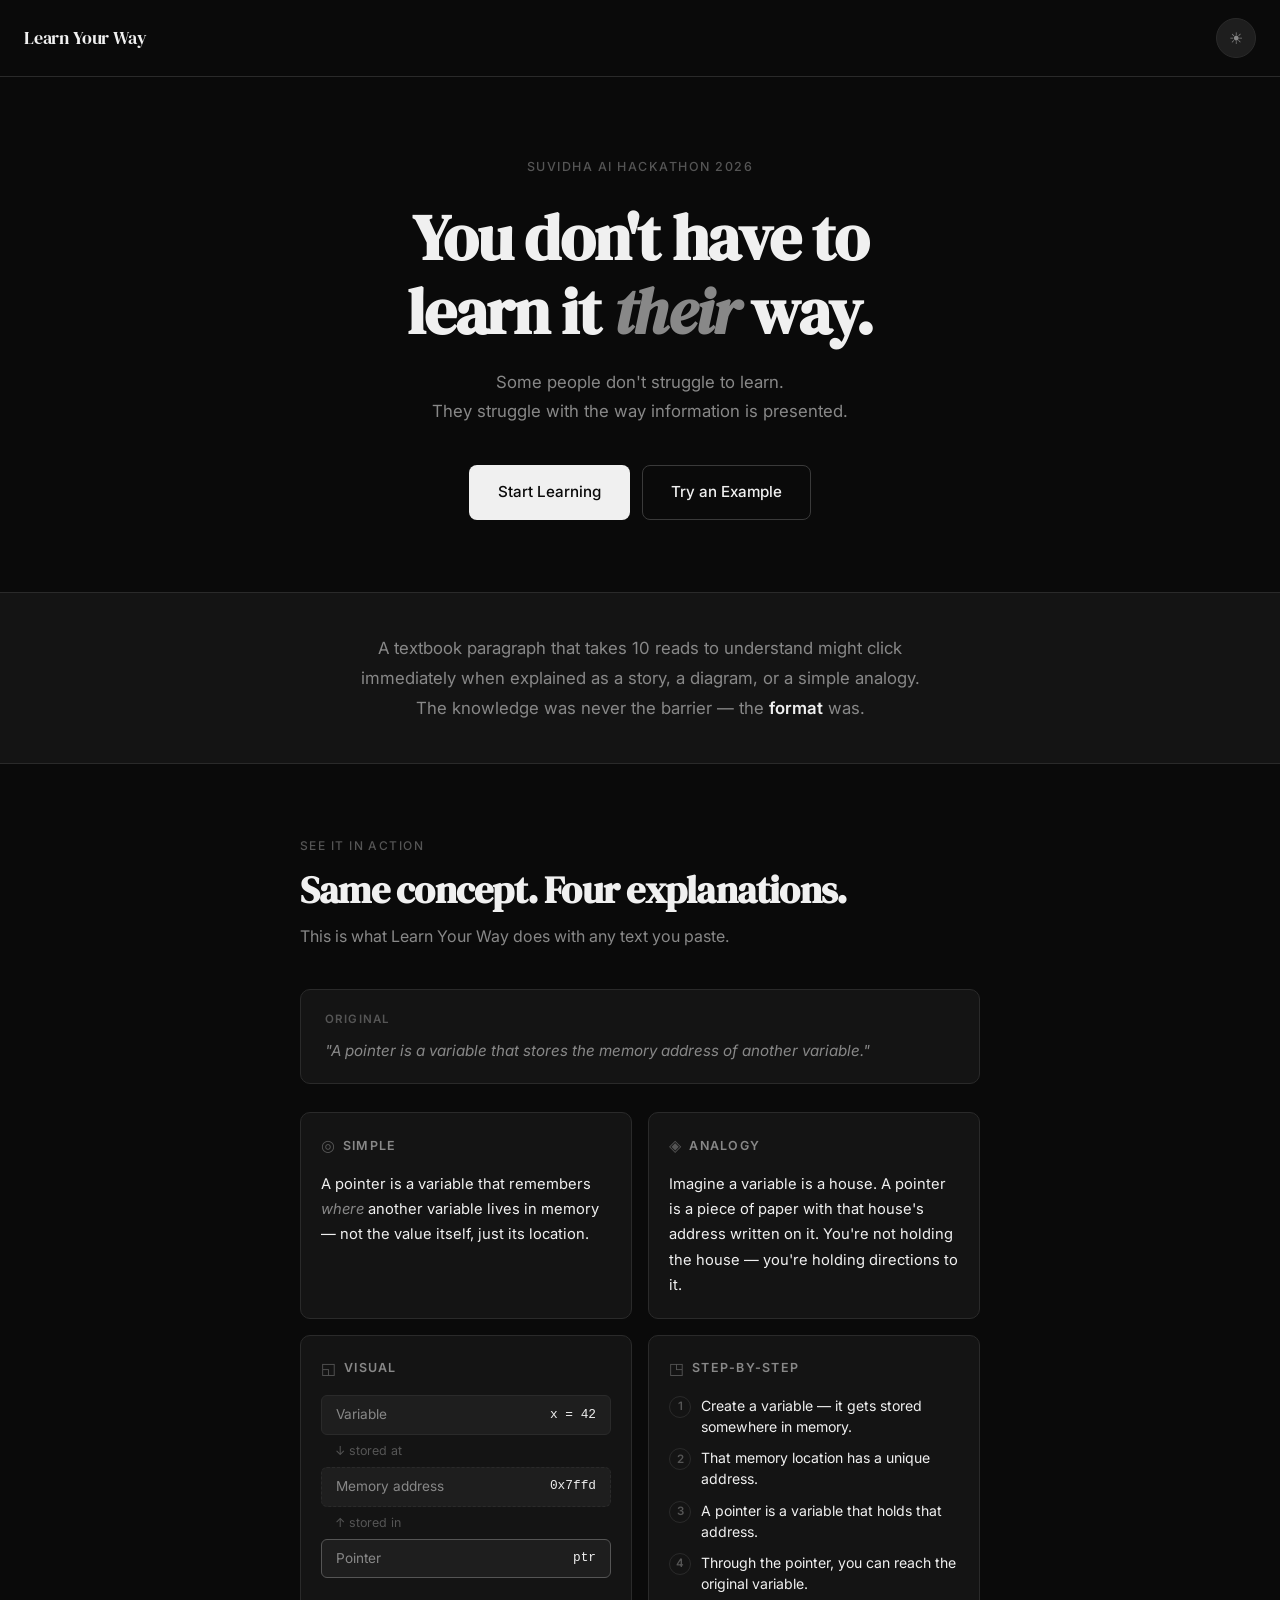
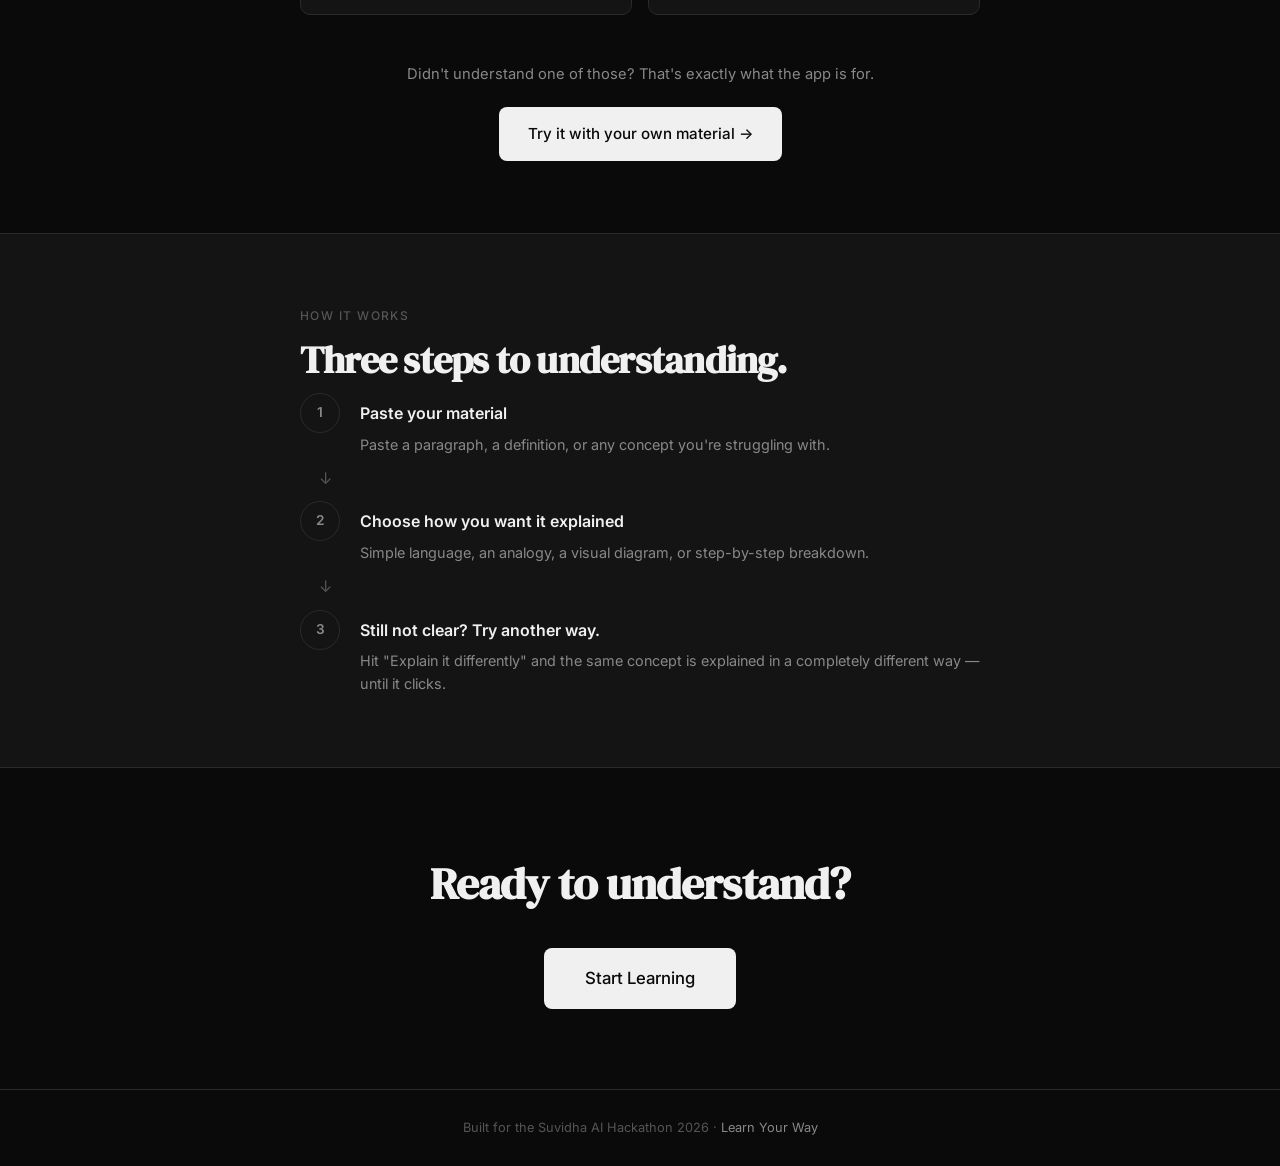
<file: index.html>
<!DOCTYPE html>
<html lang="en" data-theme="dark">
<head>
  <meta charset="UTF-8" />
  <meta name="viewport" content="width=device-width, initial-scale=1.0" />
  <title>Learn Your Way</title>
  <link rel="preconnect" href="https://fonts.googleapis.com" />
  <link rel="preconnect" href="https://fonts.gstatic.com" crossorigin />
  <link href="https://fonts.googleapis.com/css2?family=DM+Serif+Display:ital@0;1&family=Inter:wght@400;500;600&display=swap" rel="stylesheet" />
  <link rel="stylesheet" href="style.css" />
</head>
<body>

  <!-- NAV -->
  <nav class="nav">
    <span class="nav-logo">Learn Your Way</span>
    <button class="theme-toggle" id="themeToggle" aria-label="Toggle dark/light mode">
      <span class="theme-icon" id="themeIcon">☀</span>
    </button>
  </nav>

  <!-- HERO -->
  <section class="hero">
    <div class="hero-inner">
      <p class="hero-eyebrow">Suvidha AI Hackathon 2026</p>
      <h1 class="hero-heading">
        You don't have to<br />
        learn it <em>their</em> way.
      </h1>
      <p class="hero-sub">
        Some people don't struggle to learn.<br />
        They struggle with the way information is presented.
      </p>
      <div class="hero-actions">
        <a href="learn.html" class="btn btn-primary">Start Learning</a>
        <a href="#demo" class="btn btn-secondary">Try an Example</a>
      </div>
    </div>
  </section>

  <!-- PROBLEM STRIP -->
  <section class="problem">
    <div class="container">
      <p class="problem-text">
        A textbook paragraph that takes 10 reads to understand might click immediately
        when explained as a story, a diagram, or a simple analogy.
        The knowledge was never the barrier — the <strong>format</strong> was.
      </p>
    </div>
  </section>

  <!-- LIVE DEMO -->
  <section class="demo" id="demo">
    <div class="container">
      <p class="section-label">See it in action</p>
      <h2 class="section-heading">Same concept. Four explanations.</h2>
      <p class="section-sub">This is what Learn Your Way does with any text you paste.</p>

      <!-- Source concept -->
      <div class="concept-source">
        <span class="concept-tag">Original</span>
        <p class="concept-original">
          "A pointer is a variable that stores the memory address of another variable."
        </p>
      </div>

      <!-- Four cards -->
      <div class="modes-grid">
        <div class="mode-card" data-mode="simple">
          <div class="mode-header">
            <span class="mode-icon">◎</span>
            <span class="mode-label">Simple</span>
          </div>
          <p class="mode-text">
            A pointer is a variable that remembers <em>where</em> another variable lives in memory — not the value itself, just its location.
          </p>
        </div>

        <div class="mode-card" data-mode="analogy">
          <div class="mode-header">
            <span class="mode-icon">◈</span>
            <span class="mode-label">Analogy</span>
          </div>
          <p class="mode-text">
            Imagine a variable is a house. A pointer is a piece of paper with that house's address written on it. You're not holding the house — you're holding directions to it.
          </p>
        </div>

        <div class="mode-card" data-mode="visual">
          <div class="mode-header">
            <span class="mode-icon">◱</span>
            <span class="mode-label">Visual</span>
          </div>
          <div class="visual-demo">
            <div class="vd-box">Variable <span class="vd-val">x = 42</span></div>
            <div class="vd-arrow">↓ stored at</div>
            <div class="vd-box vd-addr">Memory address <span class="vd-val">0x7ffd</span></div>
            <div class="vd-arrow">↑ stored in</div>
            <div class="vd-box vd-ptr">Pointer <span class="vd-val">ptr</span></div>
          </div>
        </div>

        <div class="mode-card" data-mode="steps">
          <div class="mode-header">
            <span class="mode-icon">◳</span>
            <span class="mode-label">Step-by-step</span>
          </div>
          <ol class="steps-list">
            <li>Create a variable — it gets stored somewhere in memory.</li>
            <li>That memory location has a unique address.</li>
            <li>A pointer is a variable that holds that address.</li>
            <li>Through the pointer, you can reach the original variable.</li>
          </ol>
        </div>
      </div>

      <div class="demo-cta">
        <p class="demo-cta-text">Didn't understand one of those? That's exactly what the app is for.</p>
        <a href="learn.html" class="btn btn-primary">Try it with your own material →</a>
      </div>
    </div>
  </section>

  <!-- HOW IT WORKS -->
  <section class="how">
    <div class="container">
      <p class="section-label">How it works</p>
      <h2 class="section-heading">Three steps to understanding.</h2>

      <div class="steps-flow">
        <div class="flow-step">
          <span class="flow-num">1</span>
          <div class="flow-content">
            <h3>Paste your material</h3>
            <p>Paste a paragraph, a definition, or any concept you're struggling with.</p>
          </div>
        </div>
        <div class="flow-divider">↓</div>
        <div class="flow-step">
          <span class="flow-num">2</span>
          <div class="flow-content">
            <h3>Choose how you want it explained</h3>
            <p>Simple language, an analogy, a visual diagram, or step-by-step breakdown.</p>
          </div>
        </div>
        <div class="flow-divider">↓</div>
        <div class="flow-step">
          <span class="flow-num">3</span>
          <div class="flow-content">
            <h3>Still not clear? Try another way.</h3>
            <p>Hit "Explain it differently" and the same concept is explained in a completely different way — until it clicks.</p>
          </div>
        </div>
      </div>
    </div>
  </section>

  <!-- FINAL CTA -->
  <section class="final-cta">
    <div class="container">
      <h2 class="final-heading">Ready to understand?</h2>
      <a href="learn.html" class="btn btn-primary btn-large">Start Learning</a>
    </div>
  </section>

  <!-- FOOTER -->
  <footer class="footer">
    <div class="container">
      <p>Built for the Suvidha AI Hackathon 2026 · <span class="footer-brand">Learn Your Way</span></p>
    </div>
  </footer>

  <script>
    // Theme toggle
    const html = document.documentElement;
    const toggle = document.getElementById('themeToggle');
    const icon = document.getElementById('themeIcon');

    const saved = localStorage.getItem('lyw-theme') || 'dark';
    html.setAttribute('data-theme', saved);
    icon.textContent = saved === 'dark' ? '☀' : '☾';

    toggle.addEventListener('click', () => {
      const current = html.getAttribute('data-theme');
      const next = current === 'dark' ? 'light' : 'dark';
      html.setAttribute('data-theme', next);
      localStorage.setItem('lyw-theme', next);
      icon.textContent = next === 'dark' ? '☀' : '☾';
    });
  </script>

</body>
</html>
</file>
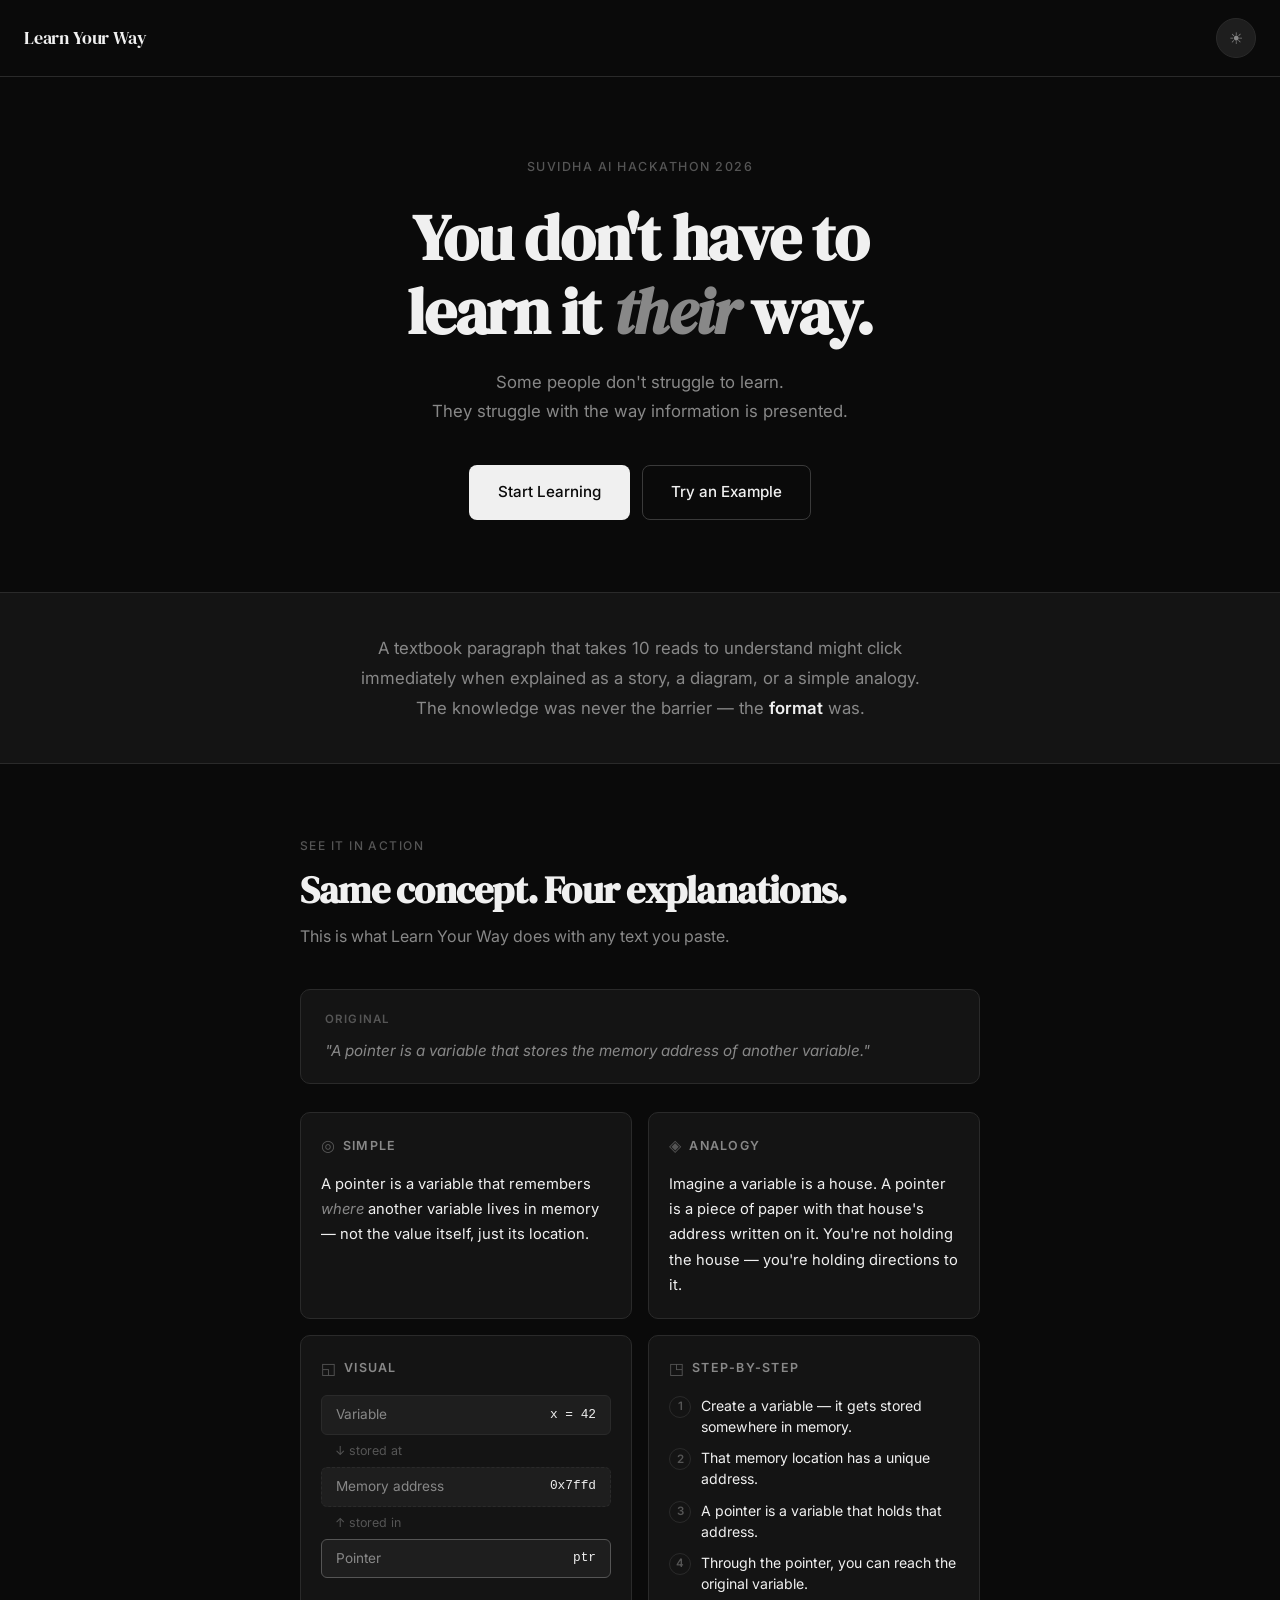
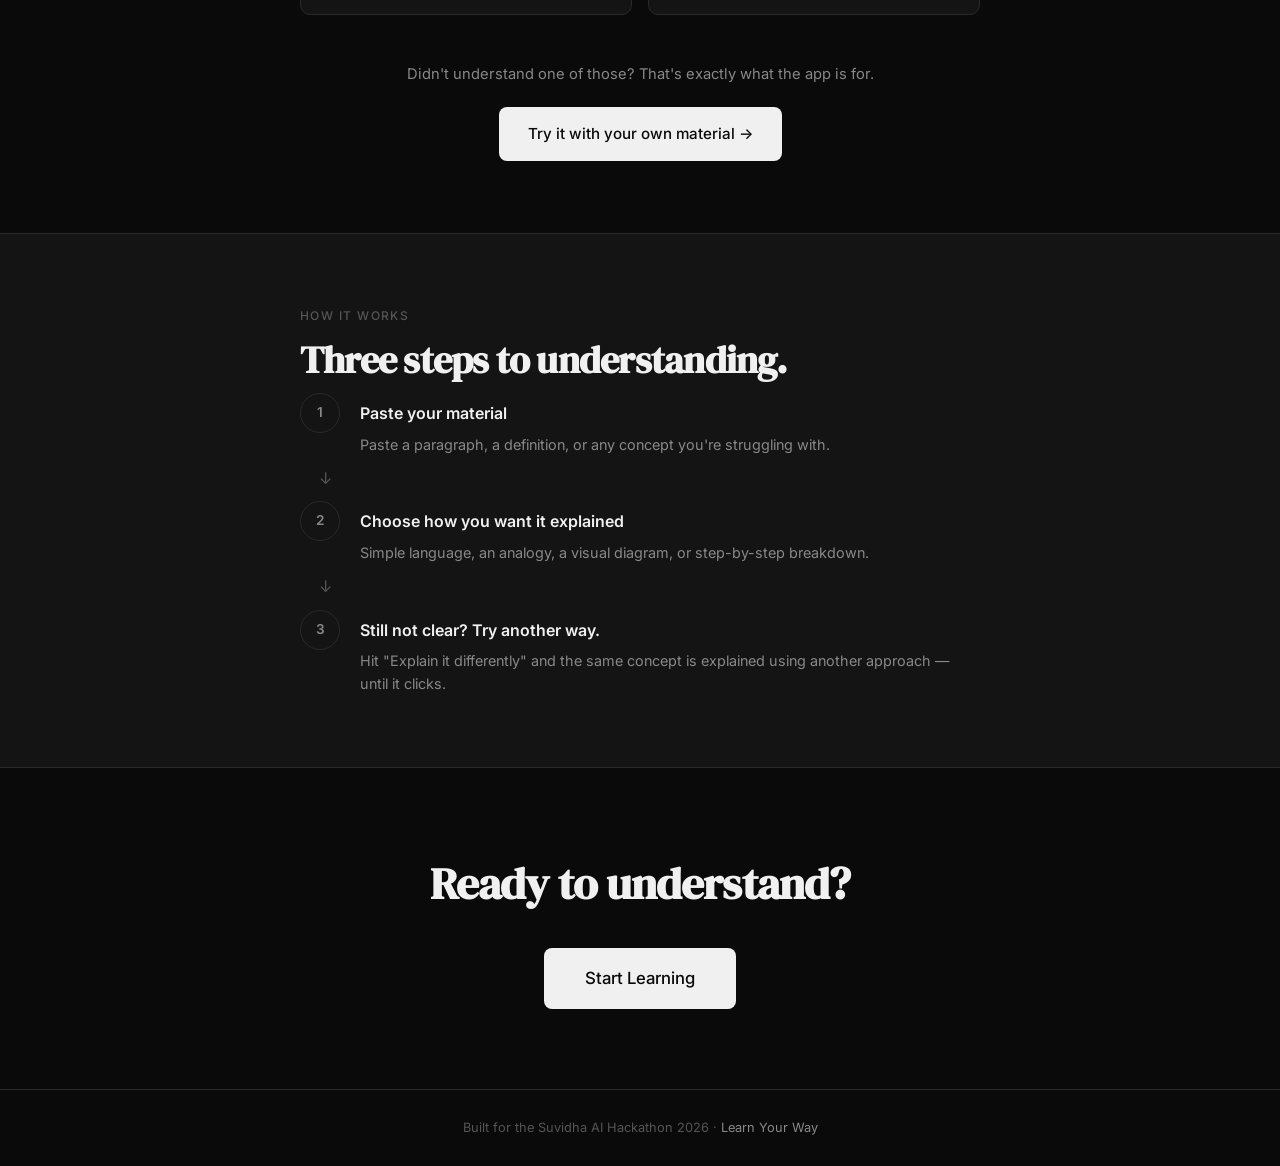
<file: public/index.html>
<!DOCTYPE html>
<html lang="en" data-theme="dark">
<head>
  <meta charset="UTF-8" />
  <meta name="viewport" content="width=device-width, initial-scale=1.0" />
  <title>Learn Your Way</title>
  <link rel="preconnect" href="https://fonts.googleapis.com" />
  <link rel="preconnect" href="https://fonts.gstatic.com" crossorigin />
  <link href="https://fonts.googleapis.com/css2?family=DM+Serif+Display:ital@0;1&family=Inter:wght@400;500;600&display=swap" rel="stylesheet" />
  <link rel="stylesheet" href="style.css" />
</head>
<body>

  <!-- NAV -->
  <nav class="nav">
    <span class="nav-logo">Learn Your Way</span>
    <button class="theme-toggle" id="themeToggle" aria-label="Toggle dark/light mode">
      <span class="theme-icon" id="themeIcon">☀</span>
    </button>
  </nav>

  <!-- HERO -->
  <section class="hero">
    <div class="hero-inner">
      <p class="hero-eyebrow">Suvidha AI Hackathon 2026</p>
      <h1 class="hero-heading">
        You don't have to<br />
        learn it <em>their</em> way.
      </h1>
      <p class="hero-sub">
        Some people don't struggle to learn.<br />
        They struggle with the way information is presented.
      </p>
      <div class="hero-actions">
        <a href="learn.html" class="btn btn-primary">Start Learning</a>
        <a href="#demo" class="btn btn-secondary">Try an Example</a>
      </div>
    </div>
  </section>

  <!-- PROBLEM STRIP -->
  <section class="problem">
    <div class="container">
      <p class="problem-text">
        A textbook paragraph that takes 10 reads to understand might click immediately
        when explained as a story, a diagram, or a simple analogy.
        The knowledge was never the barrier — the <strong>format</strong> was.
      </p>
    </div>
  </section>

  <!-- LIVE DEMO -->
  <section class="demo" id="demo">
    <div class="container">
      <p class="section-label">See it in action</p>
      <h2 class="section-heading">Same concept. Four explanations.</h2>
      <p class="section-sub">This is what Learn Your Way does with any text you paste.</p>

      <!-- Source concept -->
      <div class="concept-source">
        <span class="concept-tag">Original</span>
        <p class="concept-original">
          "A pointer is a variable that stores the memory address of another variable."
        </p>
      </div>

      <!-- Four cards -->
      <div class="modes-grid">
        <div class="mode-card" data-mode="simple">
          <div class="mode-header">
            <span class="mode-icon">◎</span>
            <span class="mode-label">Simple</span>
          </div>
          <p class="mode-text">
            A pointer is a variable that remembers <em>where</em> another variable lives in memory — not the value itself, just its location.
          </p>
        </div>

        <div class="mode-card" data-mode="analogy">
          <div class="mode-header">
            <span class="mode-icon">◈</span>
            <span class="mode-label">Analogy</span>
          </div>
          <p class="mode-text">
            Imagine a variable is a house. A pointer is a piece of paper with that house's address written on it. You're not holding the house — you're holding directions to it.
          </p>
        </div>

        <div class="mode-card" data-mode="visual">
          <div class="mode-header">
            <span class="mode-icon">◱</span>
            <span class="mode-label">Visual</span>
          </div>
          <div class="visual-demo">
            <div class="vd-box">Variable <span class="vd-val">x = 42</span></div>
            <div class="vd-arrow">↓ stored at</div>
            <div class="vd-box vd-addr">Memory address <span class="vd-val">0x7ffd</span></div>
            <div class="vd-arrow">↑ stored in</div>
            <div class="vd-box vd-ptr">Pointer <span class="vd-val">ptr</span></div>
          </div>
        </div>

        <div class="mode-card" data-mode="steps">
          <div class="mode-header">
            <span class="mode-icon">◳</span>
            <span class="mode-label">Step-by-step</span>
          </div>
          <ol class="steps-list">
            <li>Create a variable — it gets stored somewhere in memory.</li>
            <li>That memory location has a unique address.</li>
            <li>A pointer is a variable that holds that address.</li>
            <li>Through the pointer, you can reach the original variable.</li>
          </ol>
        </div>
      </div>

      <div class="demo-cta">
        <p class="demo-cta-text">Didn't understand one of those? That's exactly what the app is for.</p>
        <a href="learn.html" class="btn btn-primary">Try it with your own material →</a>
      </div>
    </div>
  </section>

  <!-- HOW IT WORKS -->
  <section class="how">
    <div class="container">
      <p class="section-label">How it works</p>
      <h2 class="section-heading">Three steps to understanding.</h2>

      <div class="steps-flow">
        <div class="flow-step">
          <span class="flow-num">1</span>
          <div class="flow-content">
            <h3>Paste your material</h3>
            <p>Paste a paragraph, a definition, or any concept you're struggling with.</p>
          </div>
        </div>
        <div class="flow-divider">↓</div>
        <div class="flow-step">
          <span class="flow-num">2</span>
          <div class="flow-content">
            <h3>Choose how you want it explained</h3>
            <p>Simple language, an analogy, a visual diagram, or step-by-step breakdown.</p>
          </div>
        </div>
        <div class="flow-divider">↓</div>
        <div class="flow-step">
          <span class="flow-num">3</span>
          <div class="flow-content">
            <h3>Still not clear? Try another way.</h3>
            <p>Hit "Explain it differently" and the same concept is explained using another approach — until it clicks.</p>
          </div>
        </div>
      </div>
    </div>
  </section>

  <!-- FINAL CTA -->
  <section class="final-cta">
    <div class="container">
      <h2 class="final-heading">Ready to understand?</h2>
      <a href="learn.html" class="btn btn-primary btn-large">Start Learning</a>
    </div>
  </section>

  <!-- FOOTER -->
  <footer class="footer">
    <div class="container">
      <p>Built for the Suvidha AI Hackathon 2026 · <span class="footer-brand">Learn Your Way</span></p>
    </div>
  </footer>

  <script>
    // Theme toggle
    const html = document.documentElement;
    const toggle = document.getElementById('themeToggle');
    const icon = document.getElementById('themeIcon');

    const saved = localStorage.getItem('lyw-theme') || 'dark';
    html.setAttribute('data-theme', saved);
    icon.textContent = saved === 'dark' ? '☀' : '☾';

    toggle.addEventListener('click', () => {
      const current = html.getAttribute('data-theme');
      const next = current === 'dark' ? 'light' : 'dark';
      html.setAttribute('data-theme', next);
      localStorage.setItem('lyw-theme', next);
      icon.textContent = next === 'dark' ? '☀' : '☾';
    });
  </script>

</body>
</html>
</file>
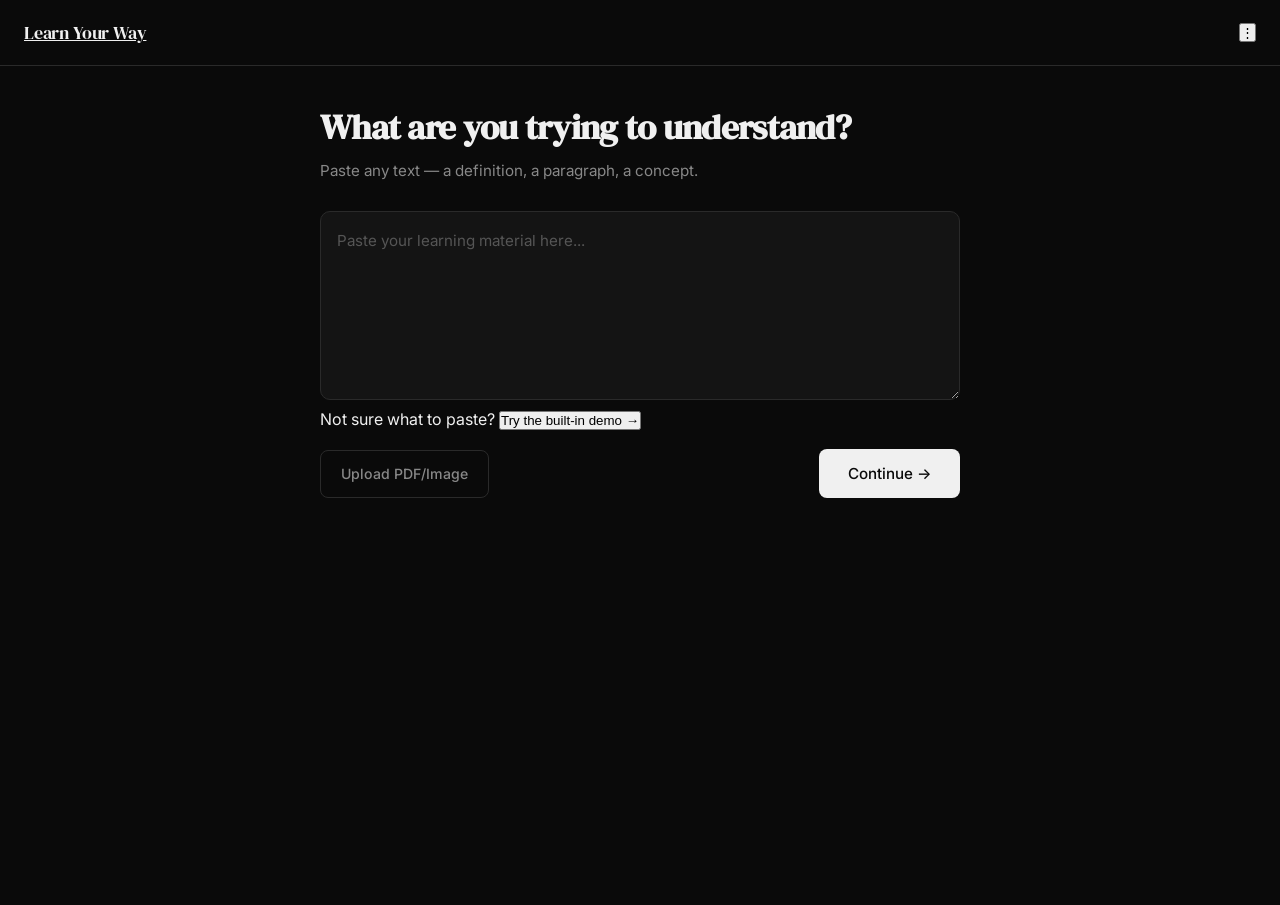
<file: learn.html>
<!DOCTYPE html>
<html lang="en" data-theme="dark">
<head>
  <meta charset="UTF-8" />
  <meta name="viewport" content="width=device-width, initial-scale=1.0" />
  <title>Learn Your Way — Workspace</title>
  <link rel="preconnect" href="https://fonts.googleapis.com" />
  <link rel="preconnect" href="https://fonts.gstatic.com" crossorigin />
  <link href="https://fonts.googleapis.com/css2?family=DM+Serif+Display:ital@0;1&family=Inter:wght@400;500;600&display=swap" rel="stylesheet" />
  <link rel="stylesheet" href="style.css" />
  <link rel="stylesheet" href="workspace.css" />
</head>
<body>

  <!-- NAV -->
  <nav class="nav">
    <a href="index.html" class="nav-logo">Learn Your Way</a>
    <button class="hamburger-btn" id="hamburgerBtn" type="button" aria-label="Menu">⋮</button>
    <div class="hamburger-menu hidden" id="hamburgerMenu">
      <button class="menu-item" id="historyBtn" type="button">
        <span class="menu-item-icon">⟳</span> Recent
      </button>
      <button class="menu-item" id="themeToggle" aria-label="Toggle theme">
        <span class="menu-item-icon" id="themeIcon">☀</span>
        <span id="themeLabel">Light mode</span>
      </button>
    </div>
  </nav>

  <!-- WORKSPACE -->
  <main class="workspace" id="workspace">

    <!-- STEP 1: INPUT -->
    <section class="ws-section" id="inputSection">
      <div class="ws-container">
        <h1 class="ws-heading">What are you trying to understand?</h1>
        <p class="ws-sub">Paste any text — a definition, a paragraph, a concept.</p>

        <textarea
          id="materialInput"
          class="material-input"
          placeholder="Paste your learning material here..."
          rows="6"
          aria-label="Learning material input"
        ></textarea>

        <p class="demo-hint">Not sure what to paste? <button class="demo-hint-btn" id="demoBtn" type="button">Try the built-in demo →</button></p>
        <div class="input-actions">
          <button class="btn btn-ghost" id="pdfBtn" type="button">Upload PDF/Image</button><input type="file" id="pdfUpload" accept=".pdf,.jpg,.jpeg,.png,.webp" style="display:none" />
          <button class="btn btn-primary" id="continueBtn" type="button">
            Continue →
          </button>
        </div>
      </div>
    </section>

    <!-- STEP 2: CHOOSE MODE -->
    <section class="ws-section hidden" id="modeSection">
      <div class="ws-container">

        <div class="material-preview" id="materialPreview"></div>

        <div class="lang-selector">
          <span class="lang-label">Language</span>
          <div class="lang-buttons" role="group" aria-label="Choose language">
            <button class="lang-btn active" data-lang="English" type="button">English</button>
            <button class="lang-btn" data-lang="Hindi" type="button">हिंदी</button>
            <button class="lang-btn" data-lang="Tamil" type="button">தமிழ்</button>
          </div>
        </div>
        <h2 class="ws-heading-sm">How would you like this explained?</h2>

        <div class="mode-buttons" role="group" aria-label="Explanation modes">
          <button class="mode-btn" data-mode="simple" type="button">
            <span class="mode-btn-icon">◎</span>
            <span class="mode-btn-label">Simple</span>
            <span class="mode-btn-desc">Plain language, no jargon</span>
          </button>
          <button class="mode-btn" data-mode="analogy" type="button">
            <span class="mode-btn-icon">◈</span>
            <span class="mode-btn-label">Analogy</span>
            <span class="mode-btn-desc">A real-world comparison</span>
          </button>
          <button class="mode-btn" data-mode="visual" type="button">
            <span class="mode-btn-icon">◱</span>
            <span class="mode-btn-label">Visual</span>
            <span class="mode-btn-desc">Diagram or flow</span>
          </button>
          <button class="mode-btn" data-mode="steps" type="button">
            <span class="mode-btn-icon">◳</span>
            <span class="mode-btn-label">Step-by-step</span>
            <span class="mode-btn-desc">Sequential breakdown</span>
          </button>
        </div>

        <button class="btn btn-ghost btn-sm" id="backToInputBtn" type="button">
          ← Change material
        </button>

      </div>
    </section>

    <!-- STEP 3: EXPLANATION -->
    <section class="ws-section hidden" id="explanationSection">
      <div class="ws-container">

        <div class="active-mode-bar" id="activeModeBar">
          <span class="active-mode-icon" id="activeModeIcon"></span>
          <span class="active-mode-label" id="activeModeLabel"></span>
        </div>

        <div class="loading-state hidden" id="loadingState">
          <div class="loading-dots">
            <span></span><span></span><span></span>
          </div>
          <p class="loading-text" id="loadingText">Understanding your material...</p>
        </div>

        <div class="explanation-output hidden" id="explanationOutput">
          <div class="explanation-content" id="explanationContent"></div>
          <div class="listen-bar">
            <button class="btn-listen" id="listenBtn" type="button" aria-label="Listen to explanation">
              <span id="listenIcon">🔊</span>
              <span id="listenLabel">Listen</span>
            </button>
          </div>
        </div>

        <div class="error-state hidden" id="errorState">
          <p class="error-icon">⚠</p>
          <p class="error-message" id="errorMessage">Something went wrong.</p>
          <button class="btn btn-secondary btn-sm" id="retryBtn" type="button">Try again</button>
        </div>

        <div class="rethink-section hidden" id="rethinkSection">
          <p class="rethink-label">Didn't quite get it?</p>
          <div class="rethink-buttons" role="group" aria-label="Try a different explanation">
            <button class="rethink-btn" data-mode="simple" type="button">
              <span class="rethink-icon">◎</span> Explain it simpler
            </button>
            <button class="rethink-btn" data-mode="analogy" type="button">
              <span class="rethink-icon">◈</span> Use an analogy
            </button>
            <button class="rethink-btn" data-mode="visual" type="button">
              <span class="rethink-icon">◱</span> Show me visually
            </button>
            <button class="rethink-btn" data-mode="steps" type="button">
              <span class="rethink-icon">◳</span> Break it into steps
            </button>
          </div>
        </div>

        <div class="bottom-actions hidden" id="bottomActions">
          <button class="btn btn-ghost btn-sm" id="backToModeBtn" type="button">
            ← Try another mode
          </button>
          <button class="btn btn-primary" id="practiceBtn" type="button">
            Practice →
          </button>
        </div>

      </div>
    </section>

    <!-- STEP 4: PRACTICE -->
    <section class="ws-section hidden" id="practiceSection">
      <div class="ws-container">
        <h2 class="ws-heading-sm">Practice</h2>
        <p class="ws-sub-sm">Answer these to check your understanding.</p>

        <div id="practiceLoading" class="loading-state">
          <div class="loading-dots"><span></span><span></span><span></span></div>
          <p class="loading-text">Preparing practice questions...</p>
        </div>

        <div id="practiceQuestions" class="practice-questions hidden"></div>

        <div class="practice-actions hidden" id="practiceActions">
          <button class="btn btn-primary" id="checkAnswersBtn" type="button">Check answers</button>
        </div>

        <div class="practice-results hidden" id="practiceResults"></div>

        <div class="practice-nav hidden" id="practiceNav">
          <button class="btn btn-ghost btn-sm" id="backToExplainBtn" type="button">
            ← Back to explanation
          </button>
          <button class="btn btn-primary" id="toQuizBtn" type="button">
            Take the quiz →
          </button>
        </div>

      </div>
    </section>

    <!-- STEP 5: QUIZ -->
    <section class="ws-section hidden" id="quizSection">
      <div class="ws-container">

        <!-- Quiz intro -->
        <div id="quizIntro">
          <h2 class="ws-heading-sm">Quiz</h2>
          <p class="ws-sub-sm">Four questions. No time limit. Take your time.</p>
          <button class="btn btn-primary" id="startQuizBtn" type="button">Start quiz →</button>
        </div>

        <!-- Quiz questions -->
        <div id="quizLoading" class="loading-state hidden">
          <div class="loading-dots"><span></span><span></span><span></span></div>
          <p class="loading-text">Preparing your quiz...</p>
        </div>

        <div id="quizQuestions" class="practice-questions hidden"></div>

        <div class="practice-actions hidden" id="quizActions">
          <button class="btn btn-primary" id="submitQuizBtn" type="button">Submit quiz</button>
        </div>

        <!-- Quiz results -->
        <div id="quizResults" class="hidden">

          <!-- Score card -->
          <div class="quiz-score-card" id="quizScoreCard"></div>

          <!-- Per-question results -->
          <div id="quizResultItems" class="practice-results"></div>

          <!-- If any wrong: offer re-explanation -->
          <div id="quizRethink" class="hidden">
            <div class="rethink-section">
              <p class="rethink-label">Still unclear on some answers?</p>
              <p class="quiz-rethink-sub">Go back and have the concept explained a different way.</p>
              <div class="rethink-buttons" role="group" aria-label="Try a different explanation">
                <button class="rethink-btn" data-mode="simple" type="button">
                  <span class="rethink-icon">◎</span> Explain it simpler
                </button>
                <button class="rethink-btn" data-mode="analogy" type="button">
                  <span class="rethink-icon">◈</span> Use an analogy
                </button>
                <button class="rethink-btn" data-mode="visual" type="button">
                  <span class="rethink-icon">◱</span> Show me visually
                </button>
                <button class="rethink-btn" data-mode="steps" type="button">
                  <span class="rethink-icon">◳</span> Break it into steps
                </button>
              </div>
            </div>
          </div>

          <!-- Final nav -->
          <div class="practice-nav">
            <button class="btn btn-ghost btn-sm" id="backToPracticeBtn" type="button">
              ← Back to practice
            </button>
            <button class="btn btn-primary" id="startOverBtn" type="button">
              Start over
            </button>
          </div>

        </div>

      </div>
    </section>

  </main>

  <div class="history-panel hidden" id="historyPanel">
      <div class="history-header">
        <span class="history-title">Recent</span>
        <button class="history-close" id="historyClose" type="button">✕</button>
      </div>
      <div class="history-list" id="historyList"></div>
      <button class="btn btn-ghost btn-sm" id="historyClearBtn" type="button">Clear history</button>
    </div>
    <script src="demo.js"></script>
  <script src="ai.js"></script>
  <script src="app.js"></script>
</body>
</html>
</file>
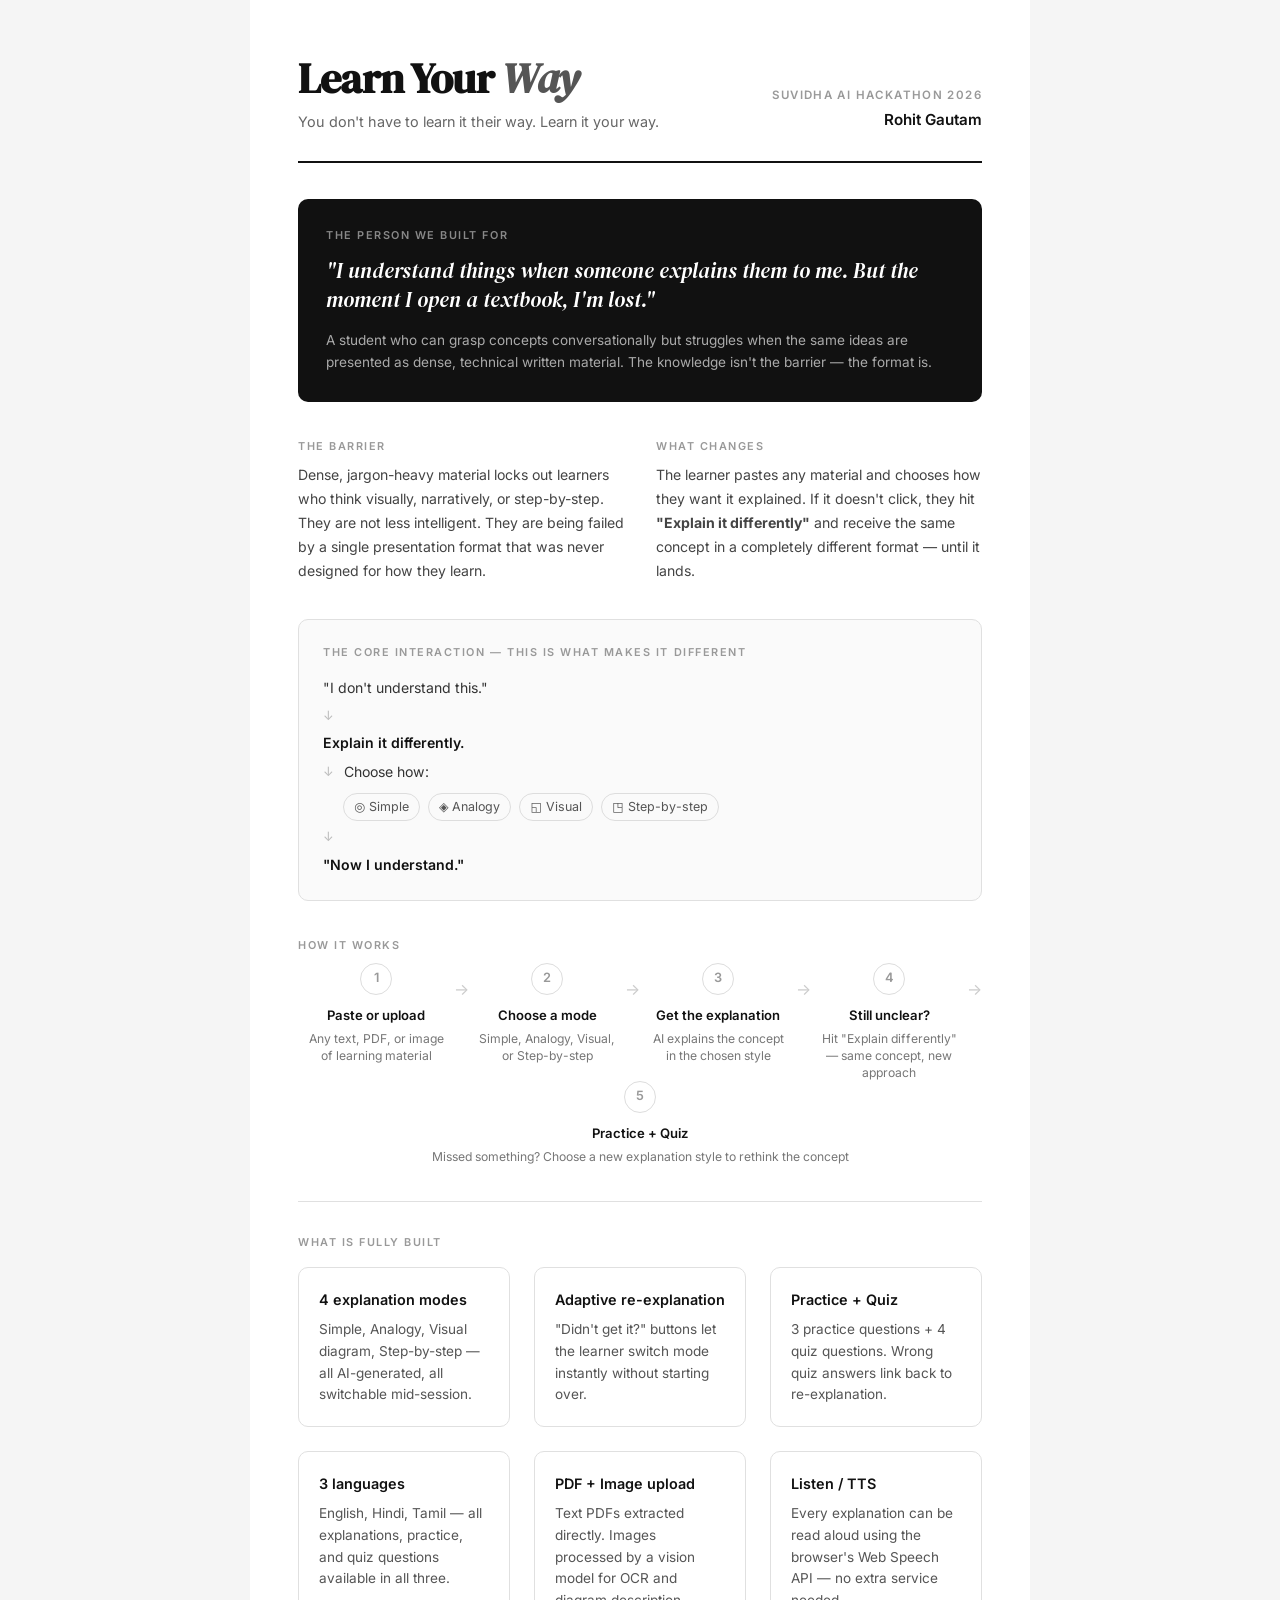
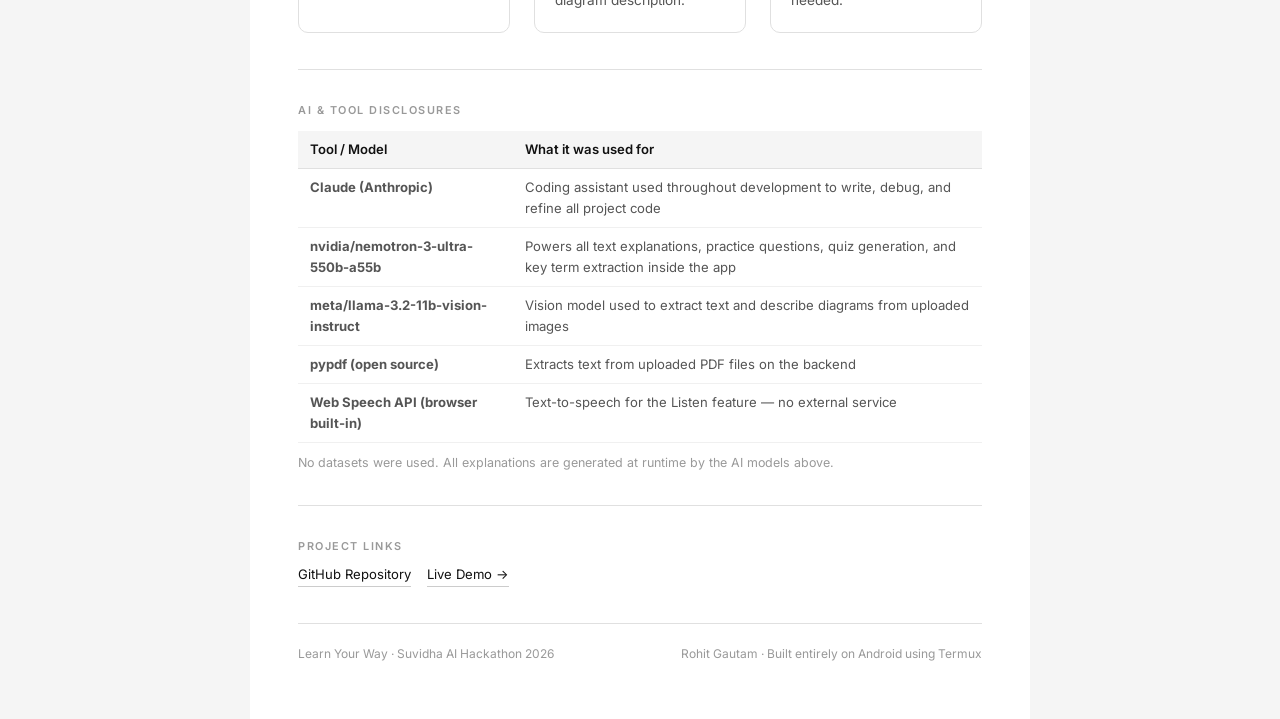
<file: one-pager.html>
<!DOCTYPE html>
<html lang="en">
<head>
  <meta charset="UTF-8" />
  <meta name="viewport" content="width=device-width, initial-scale=1.0" />
  <title>Learn Your Way — One Pager</title>
  <link rel="preconnect" href="https://fonts.googleapis.com" />
  <link rel="preconnect" href="https://fonts.gstatic.com" crossorigin />
  <link href="https://fonts.googleapis.com/css2?family=DM+Serif+Display:ital@0;1&family=Inter:wght@400;500;600&display=swap" rel="stylesheet" />
  <style>
    * { box-sizing: border-box; margin: 0; padding: 0; }

    body {
      font-family: 'Inter', system-ui, sans-serif;
      background: #f5f5f5;
      color: #111;
      line-height: 1.6;
      -webkit-font-smoothing: antialiased;
    }

    .page {
      max-width: 780px;
      margin: 0 auto;
      background: #fff;
      min-height: 100vh;
      padding: 56px 48px;
    }

    /* Header */
    .header {
      border-bottom: 2px solid #111;
      padding-bottom: 28px;
      margin-bottom: 36px;
      display: flex;
      justify-content: space-between;
      align-items: flex-end;
      flex-wrap: wrap;
      gap: 16px;
    }

    .header-left h1 {
      font-family: 'DM Serif Display', serif;
      font-size: 2.6rem;
      letter-spacing: -0.02em;
      line-height: 1.1;
      color: #111;
    }

    .header-left h1 em {
      font-style: italic;
      color: #555;
    }

    .header-left .tagline {
      font-size: 0.9rem;
      color: #666;
      margin-top: 8px;
    }

    .header-right {
      text-align: right;
    }

    .header-right .event {
      font-size: 0.72rem;
      font-weight: 600;
      letter-spacing: 0.12em;
      text-transform: uppercase;
      color: #999;
    }

    .header-right .author {
      font-size: 0.95rem;
      font-weight: 600;
      color: #111;
      margin-top: 4px;
    }

    /* Section label */
    .label {
      font-size: 0.68rem;
      font-weight: 600;
      letter-spacing: 0.14em;
      text-transform: uppercase;
      color: #999;
      margin-bottom: 8px;
    }

    /* Grid layout */
    .grid-2 {
      display: grid;
      grid-template-columns: 1fr 1fr;
      gap: 32px;
      margin-bottom: 36px;
    }

    .grid-3 {
      display: grid;
      grid-template-columns: 1fr 1fr 1fr;
      gap: 24px;
      margin-bottom: 36px;
    }

    @media (max-width: 600px) {
      .page { padding: 32px 24px; }
      .grid-2, .grid-3 { grid-template-columns: 1fr; }
      .header { flex-direction: column; align-items: flex-start; }
      .header-right { text-align: left; }
    }

    /* Cards */
    .card {
      border: 1px solid #e0e0e0;
      border-radius: 10px;
      padding: 20px;
    }

    .card h3 {
      font-size: 0.9rem;
      font-weight: 600;
      color: #111;
      margin-bottom: 8px;
    }

    .card p {
      font-size: 0.85rem;
      color: #555;
      line-height: 1.6;
    }

    /* Person section */
    .person-block {
      background: #111;
      color: #fff;
      border-radius: 10px;
      padding: 28px;
      margin-bottom: 36px;
    }

    .person-block .label {
      color: #888;
    }

    .person-block .quote {
      font-family: 'DM Serif Display', serif;
      font-size: 1.3rem;
      font-style: italic;
      line-height: 1.4;
      color: #fff;
      margin: 12px 0 16px;
    }

    .person-block .who {
      font-size: 0.85rem;
      color: #aaa;
    }

    /* How it works */
    .flow {
      display: flex;
      align-items: flex-start;
      gap: 0;
      margin-bottom: 36px;
      flex-wrap: wrap;
    }

    .flow-step {
      flex: 1;
      min-width: 140px;
      text-align: center;
      padding: 0 8px;
    }

    .flow-step .step-num {
      width: 32px;
      height: 32px;
      border: 1px solid #ddd;
      border-radius: 50%;
      display: flex;
      align-items: center;
      justify-content: center;
      font-size: 0.8rem;
      font-weight: 600;
      color: #999;
      margin: 0 auto 10px;
    }

    .flow-step .step-title {
      font-size: 0.82rem;
      font-weight: 600;
      color: #111;
      margin-bottom: 4px;
    }

    .flow-step .step-desc {
      font-size: 0.76rem;
      color: #777;
      line-height: 1.4;
    }

    .flow-arrow {
      padding-top: 14px;
      color: #ccc;
      font-size: 1rem;
    }

    /* Key interaction */
    .interaction {
      border: 1px solid #e0e0e0;
      border-radius: 10px;
      padding: 24px;
      margin-bottom: 36px;
      background: #fafafa;
    }

    .interaction .label { margin-bottom: 16px; }

    .interaction-flow {
      display: flex;
      flex-direction: column;
      gap: 6px;
      align-items: flex-start;
    }

    .int-step {
      font-size: 0.88rem;
      color: #333;
      display: flex;
      align-items: center;
      gap: 10px;
    }

    .int-step.highlight {
      font-weight: 600;
      color: #111;
    }

    .int-step .arrow {
      color: #bbb;
      font-size: 0.8rem;
    }

    .int-modes {
      display: flex;
      gap: 8px;
      flex-wrap: wrap;
      margin-top: 4px;
      margin-left: 20px;
    }

    .int-mode {
      font-size: 0.78rem;
      border: 1px solid #ddd;
      border-radius: 20px;
      padding: 3px 10px;
      color: #555;
    }

    /* Section divider */
    .divider {
      border: none;
      border-top: 1px solid #e0e0e0;
      margin: 32px 0;
    }

    /* Disclosure table */
    table {
      width: 100%;
      border-collapse: collapse;
      font-size: 0.82rem;
      margin-top: 8px;
    }

    th {
      text-align: left;
      font-weight: 600;
      color: #111;
      padding: 8px 12px;
      border-bottom: 1px solid #e0e0e0;
      background: #f5f5f5;
    }

    td {
      padding: 8px 12px;
      color: #555;
      border-bottom: 1px solid #f0f0f0;
      vertical-align: top;
    }

    /* Built vs mocked */
    .status-built {
      display: inline-block;
      font-size: 0.72rem;
      font-weight: 600;
      background: #111;
      color: #fff;
      border-radius: 4px;
      padding: 2px 7px;
    }

    .status-partial {
      display: inline-block;
      font-size: 0.72rem;
      font-weight: 600;
      background: #f0f0f0;
      color: #555;
      border-radius: 4px;
      padding: 2px 7px;
    }

    /* Links */
    .links-row {
      display: flex;
      gap: 16px;
      flex-wrap: wrap;
      margin-top: 8px;
    }

    .link-item {
      font-size: 0.82rem;
      color: #111;
      text-decoration: none;
      border-bottom: 1px solid #ccc;
      padding-bottom: 1px;
    }

    /* Footer */
    .footer {
      border-top: 1px solid #e0e0e0;
      padding-top: 20px;
      margin-top: 36px;
      display: flex;
      justify-content: space-between;
      align-items: center;
      flex-wrap: wrap;
      gap: 8px;
    }

    .footer p {
      font-size: 0.75rem;
      color: #999;
    }
  </style>
</head>
<body>
<div class="page">

  <!-- Header -->
  <div class="header">
    <div class="header-left">
      <h1>Learn Your <em>Way</em></h1>
      <p class="tagline">You don't have to learn it their way. Learn it your way.</p>
    </div>
    <div class="header-right">
      <p class="event">Suvidha AI Hackathon 2026</p>
      <p class="author">Rohit Gautam</p>
    </div>
  </div>

  <!-- The person -->
  <div class="person-block">
    <p class="label">The person we built for</p>
    <p class="quote">"I understand things when someone explains them to me. But the moment I open a textbook, I'm lost."</p>
    <p class="who">A student who can grasp concepts conversationally but struggles when the same ideas are presented as dense, technical written material. The knowledge isn't the barrier — the format is.</p>
  </div>

  <!-- Problem + Solution -->
  <div class="grid-2" style="margin-bottom:36px;">
    <div>
      <p class="label">The barrier</p>
      <p style="font-size:0.88rem;color:#444;line-height:1.7;">Dense, jargon-heavy material locks out learners who think visually, narratively, or step-by-step. They are not less intelligent. They are being failed by a single presentation format that was never designed for how they learn.</p>
    </div>
    <div>
      <p class="label">What changes</p>
      <p style="font-size:0.88rem;color:#444;line-height:1.7;">The learner pastes any material and chooses how they want it explained. If it doesn't click, they hit <strong>"Explain it differently"</strong> and receive the same concept in a completely different format — until it lands.</p>
    </div>
  </div>

  <!-- Key interaction -->
  <div class="interaction">
    <p class="label">The core interaction — this is what makes it different</p>
    <div class="interaction-flow">
      <div class="int-step">"I don't understand this."</div>
      <div class="int-step"><span class="arrow">↓</span></div>
      <div class="int-step highlight">Explain it differently.</div>
      <div class="int-step"><span class="arrow">↓</span> Choose how:</div>
      <div class="int-modes">
        <span class="int-mode">◎ Simple</span>
        <span class="int-mode">◈ Analogy</span>
        <span class="int-mode">◱ Visual</span>
        <span class="int-mode">◳ Step-by-step</span>
      </div>
      <div class="int-step"><span class="arrow">↓</span></div>
      <div class="int-step highlight">"Now I understand."</div>
    </div>
  </div>

  <!-- How it works -->
  <p class="label">How it works</p>
  <div class="flow" style="margin-bottom:36px;">
    <div class="flow-step">
      <div class="step-num">1</div>
      <div class="step-title">Paste or upload</div>
      <div class="step-desc">Any text, PDF, or image of learning material</div>
    </div>
    <div class="flow-arrow">→</div>
    <div class="flow-step">
      <div class="step-num">2</div>
      <div class="step-title">Choose a mode</div>
      <div class="step-desc">Simple, Analogy, Visual, or Step-by-step</div>
    </div>
    <div class="flow-arrow">→</div>
    <div class="flow-step">
      <div class="step-num">3</div>
      <div class="step-title">Get the explanation</div>
      <div class="step-desc">AI explains the concept in the chosen style</div>
    </div>
    <div class="flow-arrow">→</div>
    <div class="flow-step">
      <div class="step-num">4</div>
      <div class="step-title">Still unclear?</div>
      <div class="step-desc">Hit "Explain differently" — same concept, new approach</div>
    </div>
    <div class="flow-arrow">→</div>
    <div class="flow-step">
      <div class="step-num">5</div>
      <div class="step-title">Practice + Quiz</div>
      <div class="step-desc">Missed something? Choose a new explanation style to rethink the concept</div>
    </div>
  </div>

  <hr class="divider" />

  <!-- Features -->
  <p class="label" style="margin-bottom:16px;">What is fully built</p>
  <div class="grid-3" style="margin-bottom:36px;">
    <div class="card">
      <h3>4 explanation modes</h3>
      <p>Simple, Analogy, Visual diagram, Step-by-step — all AI-generated, all switchable mid-session.</p>
    </div>
    <div class="card">
      <h3>Adaptive re-explanation</h3>
      <p>"Didn't get it?" buttons let the learner switch mode instantly without starting over.</p>
    </div>
    <div class="card">
      <h3>Practice + Quiz</h3>
      <p>3 practice questions + 4 quiz questions. Wrong quiz answers link back to re-explanation.</p>
    </div>
    <div class="card">
      <h3>3 languages</h3>
      <p>English, Hindi, Tamil — all explanations, practice, and quiz questions available in all three.</p>
    </div>
    <div class="card">
      <h3>PDF + Image upload</h3>
      <p>Text PDFs extracted directly. Images processed by a vision model for OCR and diagram description.</p>
    </div>
    <div class="card">
      <h3>Listen / TTS</h3>
      <p>Every explanation can be read aloud using the browser's Web Speech API — no extra service needed.</p>
    </div>
  </div>

  <hr class="divider" />

  <!-- AI Disclosure -->
  <p class="label" style="margin-bottom:12px;">AI &amp; tool disclosures</p>
  <table>
    <tr>
      <th>Tool / Model</th>
      <th>What it was used for</th>
    </tr>
    <tr>
      <td><strong>Claude (Anthropic)</strong></td>
      <td>Coding assistant used throughout development to write, debug, and refine all project code</td>
    </tr>
    <tr>
      <td><strong>nvidia/nemotron-3-ultra-550b-a55b</strong></td>
      <td>Powers all text explanations, practice questions, quiz generation, and key term extraction inside the app</td>
    </tr>
    <tr>
      <td><strong>meta/llama-3.2-11b-vision-instruct</strong></td>
      <td>Vision model used to extract text and describe diagrams from uploaded images</td>
    </tr>
    <tr>
      <td><strong>pypdf (open source)</strong></td>
      <td>Extracts text from uploaded PDF files on the backend</td>
    </tr>
    <tr>
      <td><strong>Web Speech API (browser built-in)</strong></td>
      <td>Text-to-speech for the Listen feature — no external service</td>
    </tr>
  </table>

  <p style="font-size:0.78rem;color:#999;margin-top:10px;">No datasets were used. All explanations are generated at runtime by the AI models above.</p>

  <hr class="divider" />

  <!-- Links -->
  <p class="label">Project links</p>
  <div class="links-row">
    <a class="link-item" href="https://github.com/devrohit2007/learn-your-way" target="_blank">GitHub Repository</a>
    <a class="link-item" href="https://learn-your-way-one.vercel.app/" target="_blank">Live Demo →</a>
  </div>

  <!-- Footer -->
  <div class="footer">
    <p>Learn Your Way · Suvidha AI Hackathon 2026</p>
    <p>Rohit Gautam · Built entirely on Android using Termux</p>
  </div>

</div>
</body>
</html>
</file>
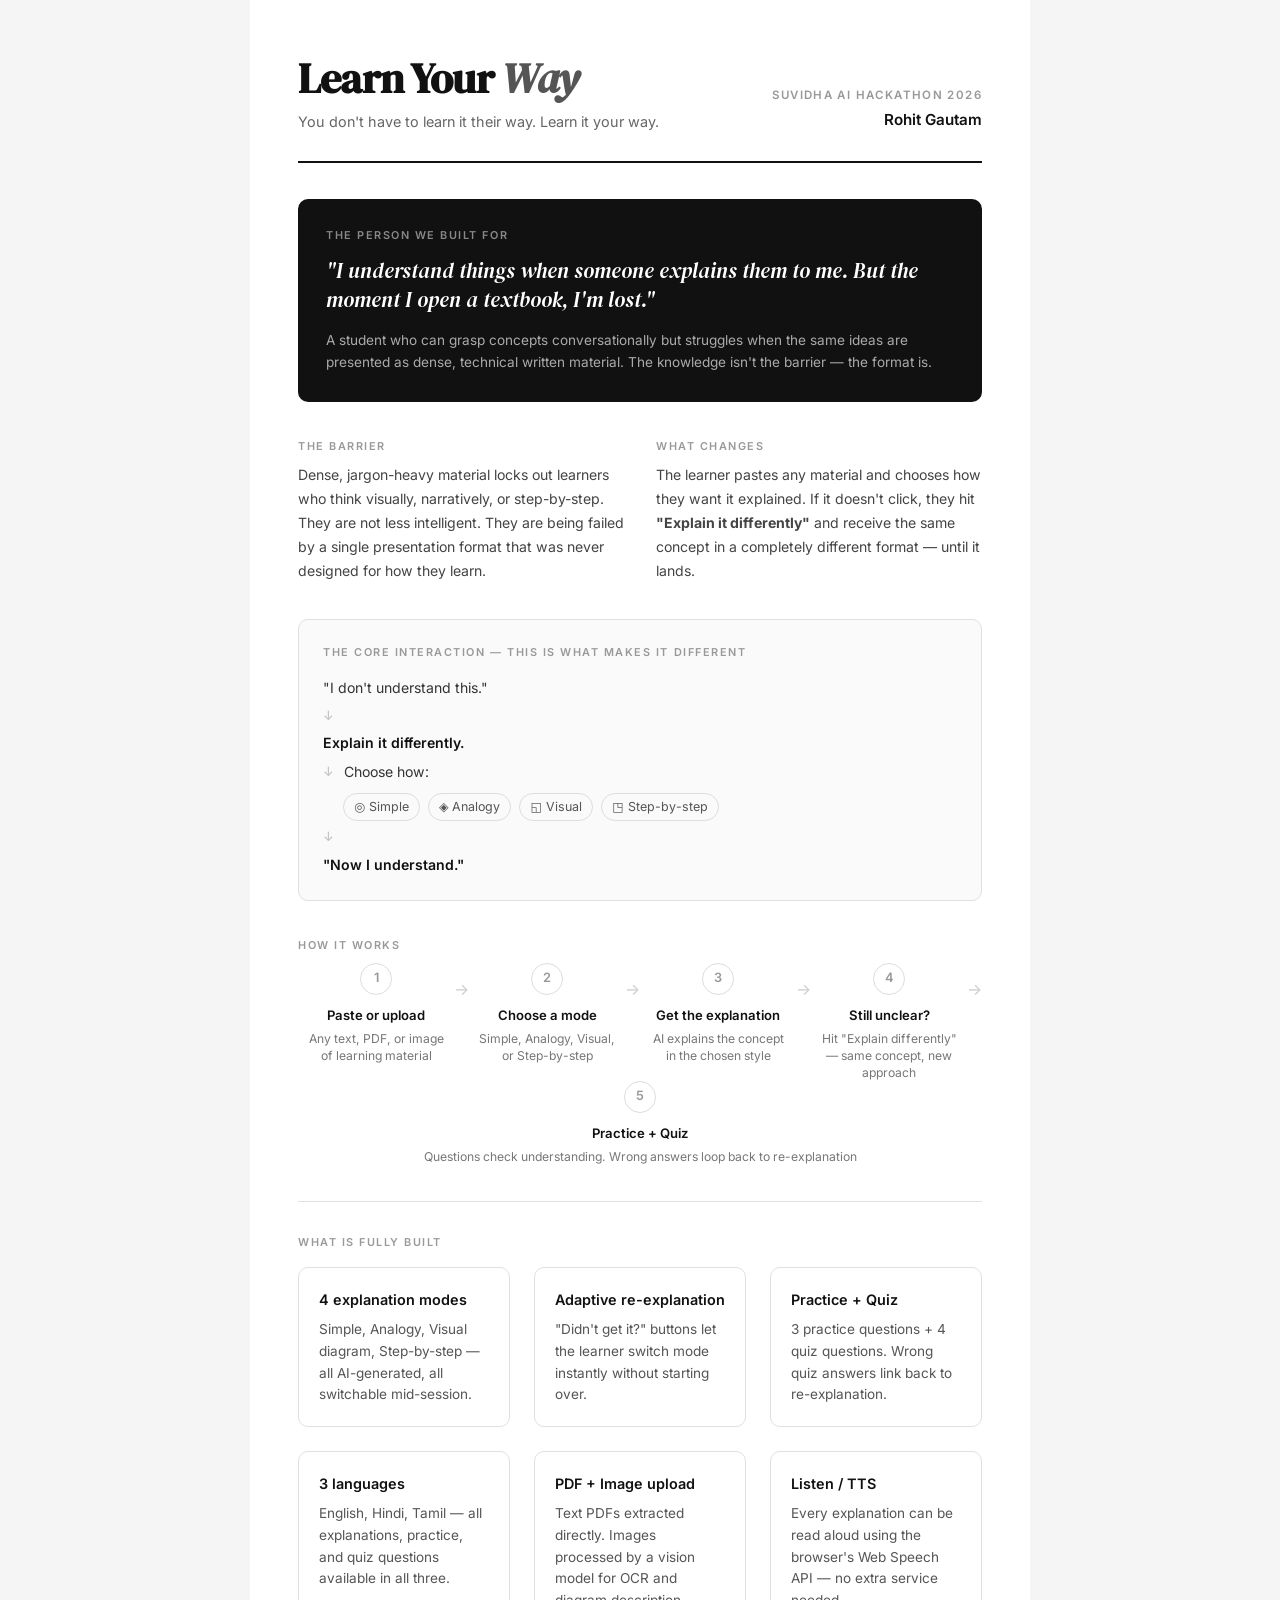
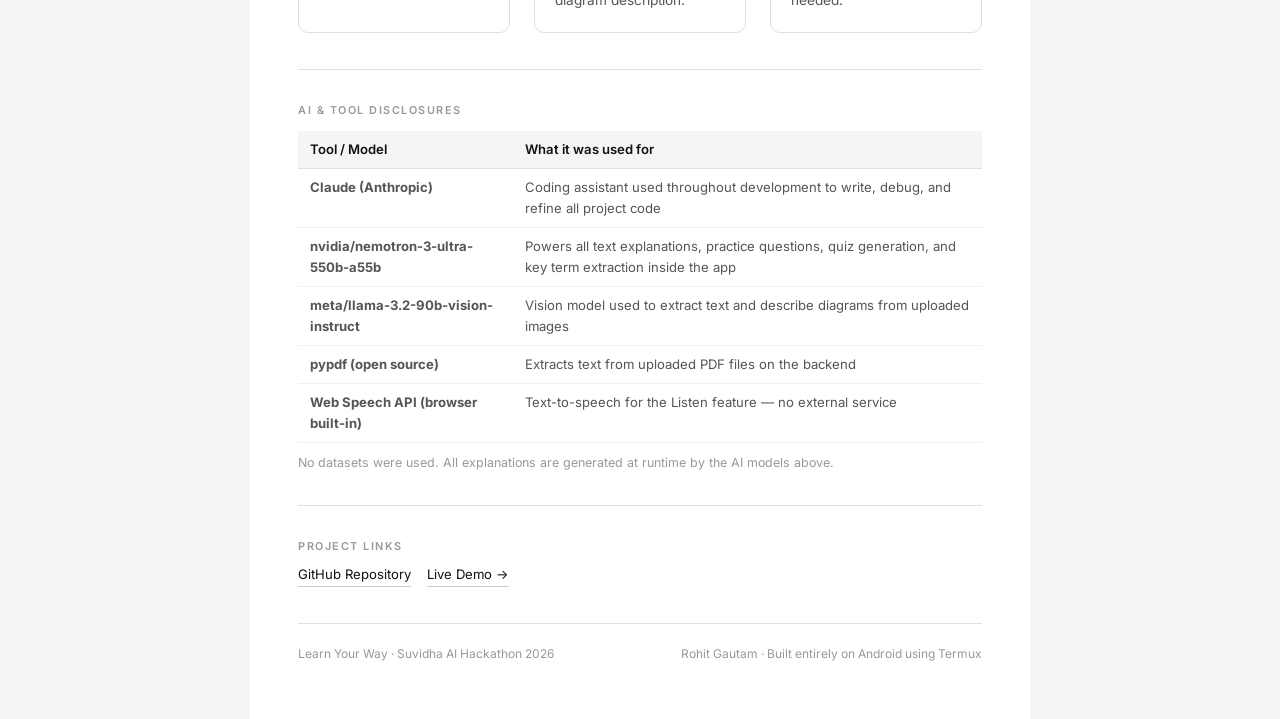
<file: public/one-pager.html>
<!DOCTYPE html>
<html lang="en">
<head>
  <meta charset="UTF-8" />
  <meta name="viewport" content="width=device-width, initial-scale=1.0" />
  <title>Learn Your Way — One Pager</title>
  <link rel="preconnect" href="https://fonts.googleapis.com" />
  <link rel="preconnect" href="https://fonts.gstatic.com" crossorigin />
  <link href="https://fonts.googleapis.com/css2?family=DM+Serif+Display:ital@0;1&family=Inter:wght@400;500;600&display=swap" rel="stylesheet" />
  <style>
    * { box-sizing: border-box; margin: 0; padding: 0; }

    body {
      font-family: 'Inter', system-ui, sans-serif;
      background: #f5f5f5;
      color: #111;
      line-height: 1.6;
      -webkit-font-smoothing: antialiased;
    }

    .page {
      max-width: 780px;
      margin: 0 auto;
      background: #fff;
      min-height: 100vh;
      padding: 56px 48px;
    }

    /* Header */
    .header {
      border-bottom: 2px solid #111;
      padding-bottom: 28px;
      margin-bottom: 36px;
      display: flex;
      justify-content: space-between;
      align-items: flex-end;
      flex-wrap: wrap;
      gap: 16px;
    }

    .header-left h1 {
      font-family: 'DM Serif Display', serif;
      font-size: 2.6rem;
      letter-spacing: -0.02em;
      line-height: 1.1;
      color: #111;
    }

    .header-left h1 em {
      font-style: italic;
      color: #555;
    }

    .header-left .tagline {
      font-size: 0.9rem;
      color: #666;
      margin-top: 8px;
    }

    .header-right {
      text-align: right;
    }

    .header-right .event {
      font-size: 0.72rem;
      font-weight: 600;
      letter-spacing: 0.12em;
      text-transform: uppercase;
      color: #999;
    }

    .header-right .author {
      font-size: 0.95rem;
      font-weight: 600;
      color: #111;
      margin-top: 4px;
    }

    /* Section label */
    .label {
      font-size: 0.68rem;
      font-weight: 600;
      letter-spacing: 0.14em;
      text-transform: uppercase;
      color: #999;
      margin-bottom: 8px;
    }

    /* Grid layout */
    .grid-2 {
      display: grid;
      grid-template-columns: 1fr 1fr;
      gap: 32px;
      margin-bottom: 36px;
    }

    .grid-3 {
      display: grid;
      grid-template-columns: 1fr 1fr 1fr;
      gap: 24px;
      margin-bottom: 36px;
    }

    @media (max-width: 600px) {
      .page { padding: 32px 24px; }
      .grid-2, .grid-3 { grid-template-columns: 1fr; }
      .header { flex-direction: column; align-items: flex-start; }
      .header-right { text-align: left; }
    }

    /* Cards */
    .card {
      border: 1px solid #e0e0e0;
      border-radius: 10px;
      padding: 20px;
    }

    .card h3 {
      font-size: 0.9rem;
      font-weight: 600;
      color: #111;
      margin-bottom: 8px;
    }

    .card p {
      font-size: 0.85rem;
      color: #555;
      line-height: 1.6;
    }

    /* Person section */
    .person-block {
      background: #111;
      color: #fff;
      border-radius: 10px;
      padding: 28px;
      margin-bottom: 36px;
    }

    .person-block .label {
      color: #888;
    }

    .person-block .quote {
      font-family: 'DM Serif Display', serif;
      font-size: 1.3rem;
      font-style: italic;
      line-height: 1.4;
      color: #fff;
      margin: 12px 0 16px;
    }

    .person-block .who {
      font-size: 0.85rem;
      color: #aaa;
    }

    /* How it works */
    .flow {
      display: flex;
      align-items: flex-start;
      gap: 0;
      margin-bottom: 36px;
      flex-wrap: wrap;
    }

    .flow-step {
      flex: 1;
      min-width: 140px;
      text-align: center;
      padding: 0 8px;
    }

    .flow-step .step-num {
      width: 32px;
      height: 32px;
      border: 1px solid #ddd;
      border-radius: 50%;
      display: flex;
      align-items: center;
      justify-content: center;
      font-size: 0.8rem;
      font-weight: 600;
      color: #999;
      margin: 0 auto 10px;
    }

    .flow-step .step-title {
      font-size: 0.82rem;
      font-weight: 600;
      color: #111;
      margin-bottom: 4px;
    }

    .flow-step .step-desc {
      font-size: 0.76rem;
      color: #777;
      line-height: 1.4;
    }

    .flow-arrow {
      padding-top: 14px;
      color: #ccc;
      font-size: 1rem;
    }

    /* Key interaction */
    .interaction {
      border: 1px solid #e0e0e0;
      border-radius: 10px;
      padding: 24px;
      margin-bottom: 36px;
      background: #fafafa;
    }

    .interaction .label { margin-bottom: 16px; }

    .interaction-flow {
      display: flex;
      flex-direction: column;
      gap: 6px;
      align-items: flex-start;
    }

    .int-step {
      font-size: 0.88rem;
      color: #333;
      display: flex;
      align-items: center;
      gap: 10px;
    }

    .int-step.highlight {
      font-weight: 600;
      color: #111;
    }

    .int-step .arrow {
      color: #bbb;
      font-size: 0.8rem;
    }

    .int-modes {
      display: flex;
      gap: 8px;
      flex-wrap: wrap;
      margin-top: 4px;
      margin-left: 20px;
    }

    .int-mode {
      font-size: 0.78rem;
      border: 1px solid #ddd;
      border-radius: 20px;
      padding: 3px 10px;
      color: #555;
    }

    /* Section divider */
    .divider {
      border: none;
      border-top: 1px solid #e0e0e0;
      margin: 32px 0;
    }

    /* Disclosure table */
    table {
      width: 100%;
      border-collapse: collapse;
      font-size: 0.82rem;
      margin-top: 8px;
    }

    th {
      text-align: left;
      font-weight: 600;
      color: #111;
      padding: 8px 12px;
      border-bottom: 1px solid #e0e0e0;
      background: #f5f5f5;
    }

    td {
      padding: 8px 12px;
      color: #555;
      border-bottom: 1px solid #f0f0f0;
      vertical-align: top;
    }

    /* Built vs mocked */
    .status-built {
      display: inline-block;
      font-size: 0.72rem;
      font-weight: 600;
      background: #111;
      color: #fff;
      border-radius: 4px;
      padding: 2px 7px;
    }

    .status-partial {
      display: inline-block;
      font-size: 0.72rem;
      font-weight: 600;
      background: #f0f0f0;
      color: #555;
      border-radius: 4px;
      padding: 2px 7px;
    }

    /* Links */
    .links-row {
      display: flex;
      gap: 16px;
      flex-wrap: wrap;
      margin-top: 8px;
    }

    .link-item {
      font-size: 0.82rem;
      color: #111;
      text-decoration: none;
      border-bottom: 1px solid #ccc;
      padding-bottom: 1px;
    }

    /* Footer */
    .footer {
      border-top: 1px solid #e0e0e0;
      padding-top: 20px;
      margin-top: 36px;
      display: flex;
      justify-content: space-between;
      align-items: center;
      flex-wrap: wrap;
      gap: 8px;
    }

    .footer p {
      font-size: 0.75rem;
      color: #999;
    }
  </style>
</head>
<body>
<div class="page">

  <!-- Header -->
  <div class="header">
    <div class="header-left">
      <h1>Learn Your <em>Way</em></h1>
      <p class="tagline">You don't have to learn it their way. Learn it your way.</p>
    </div>
    <div class="header-right">
      <p class="event">Suvidha AI Hackathon 2026</p>
      <p class="author">Rohit Gautam</p>
    </div>
  </div>

  <!-- The person -->
  <div class="person-block">
    <p class="label">The person we built for</p>
    <p class="quote">"I understand things when someone explains them to me. But the moment I open a textbook, I'm lost."</p>
    <p class="who">A student who can grasp concepts conversationally but struggles when the same ideas are presented as dense, technical written material. The knowledge isn't the barrier — the format is.</p>
  </div>

  <!-- Problem + Solution -->
  <div class="grid-2" style="margin-bottom:36px;">
    <div>
      <p class="label">The barrier</p>
      <p style="font-size:0.88rem;color:#444;line-height:1.7;">Dense, jargon-heavy material locks out learners who think visually, narratively, or step-by-step. They are not less intelligent. They are being failed by a single presentation format that was never designed for how they learn.</p>
    </div>
    <div>
      <p class="label">What changes</p>
      <p style="font-size:0.88rem;color:#444;line-height:1.7;">The learner pastes any material and chooses how they want it explained. If it doesn't click, they hit <strong>"Explain it differently"</strong> and receive the same concept in a completely different format — until it lands.</p>
    </div>
  </div>

  <!-- Key interaction -->
  <div class="interaction">
    <p class="label">The core interaction — this is what makes it different</p>
    <div class="interaction-flow">
      <div class="int-step">"I don't understand this."</div>
      <div class="int-step"><span class="arrow">↓</span></div>
      <div class="int-step highlight">Explain it differently.</div>
      <div class="int-step"><span class="arrow">↓</span> Choose how:</div>
      <div class="int-modes">
        <span class="int-mode">◎ Simple</span>
        <span class="int-mode">◈ Analogy</span>
        <span class="int-mode">◱ Visual</span>
        <span class="int-mode">◳ Step-by-step</span>
      </div>
      <div class="int-step"><span class="arrow">↓</span></div>
      <div class="int-step highlight">"Now I understand."</div>
    </div>
  </div>

  <!-- How it works -->
  <p class="label">How it works</p>
  <div class="flow" style="margin-bottom:36px;">
    <div class="flow-step">
      <div class="step-num">1</div>
      <div class="step-title">Paste or upload</div>
      <div class="step-desc">Any text, PDF, or image of learning material</div>
    </div>
    <div class="flow-arrow">→</div>
    <div class="flow-step">
      <div class="step-num">2</div>
      <div class="step-title">Choose a mode</div>
      <div class="step-desc">Simple, Analogy, Visual, or Step-by-step</div>
    </div>
    <div class="flow-arrow">→</div>
    <div class="flow-step">
      <div class="step-num">3</div>
      <div class="step-title">Get the explanation</div>
      <div class="step-desc">AI explains the concept in the chosen style</div>
    </div>
    <div class="flow-arrow">→</div>
    <div class="flow-step">
      <div class="step-num">4</div>
      <div class="step-title">Still unclear?</div>
      <div class="step-desc">Hit "Explain differently" — same concept, new approach</div>
    </div>
    <div class="flow-arrow">→</div>
    <div class="flow-step">
      <div class="step-num">5</div>
      <div class="step-title">Practice + Quiz</div>
      <div class="step-desc">Questions check understanding. Wrong answers loop back to re-explanation</div>
    </div>
  </div>

  <hr class="divider" />

  <!-- Features -->
  <p class="label" style="margin-bottom:16px;">What is fully built</p>
  <div class="grid-3" style="margin-bottom:36px;">
    <div class="card">
      <h3>4 explanation modes</h3>
      <p>Simple, Analogy, Visual diagram, Step-by-step — all AI-generated, all switchable mid-session.</p>
    </div>
    <div class="card">
      <h3>Adaptive re-explanation</h3>
      <p>"Didn't get it?" buttons let the learner switch mode instantly without starting over.</p>
    </div>
    <div class="card">
      <h3>Practice + Quiz</h3>
      <p>3 practice questions + 4 quiz questions. Wrong quiz answers link back to re-explanation.</p>
    </div>
    <div class="card">
      <h3>3 languages</h3>
      <p>English, Hindi, Tamil — all explanations, practice, and quiz questions available in all three.</p>
    </div>
    <div class="card">
      <h3>PDF + Image upload</h3>
      <p>Text PDFs extracted directly. Images processed by a vision model for OCR and diagram description.</p>
    </div>
    <div class="card">
      <h3>Listen / TTS</h3>
      <p>Every explanation can be read aloud using the browser's Web Speech API — no extra service needed.</p>
    </div>
  </div>

  <hr class="divider" />

  <!-- AI Disclosure -->
  <p class="label" style="margin-bottom:12px;">AI &amp; tool disclosures</p>
  <table>
    <tr>
      <th>Tool / Model</th>
      <th>What it was used for</th>
    </tr>
    <tr>
      <td><strong>Claude (Anthropic)</strong></td>
      <td>Coding assistant used throughout development to write, debug, and refine all project code</td>
    </tr>
    <tr>
      <td><strong>nvidia/nemotron-3-ultra-550b-a55b</strong></td>
      <td>Powers all text explanations, practice questions, quiz generation, and key term extraction inside the app</td>
    </tr>
    <tr>
      <td><strong>meta/llama-3.2-90b-vision-instruct</strong></td>
      <td>Vision model used to extract text and describe diagrams from uploaded images</td>
    </tr>
    <tr>
      <td><strong>pypdf (open source)</strong></td>
      <td>Extracts text from uploaded PDF files on the backend</td>
    </tr>
    <tr>
      <td><strong>Web Speech API (browser built-in)</strong></td>
      <td>Text-to-speech for the Listen feature — no external service</td>
    </tr>
  </table>

  <p style="font-size:0.78rem;color:#999;margin-top:10px;">No datasets were used. All explanations are generated at runtime by the AI models above.</p>

  <hr class="divider" />

  <!-- Links -->
  <p class="label">Project links</p>
  <div class="links-row">
    <a class="link-item" href="https://github.com/devrohit2007/learn-your-way" target="_blank">GitHub Repository</a>
    <a class="link-item" href="https://learn-your-way-one.vercel.app/" target="_blank">Live Demo →</a>
  </div>

  <!-- Footer -->
  <div class="footer">
    <p>Learn Your Way · Suvidha AI Hackathon 2026</p>
    <p>Rohit Gautam · Built entirely on Android using Termux</p>
  </div>

</div>
</body>
</html>
</file>
<file: style.css>
/* ============================================================
   LEARN YOUR WAY — style.css
   Monochrome · Dark/Light · Mobile-first
   ============================================================ */

/* --- Tokens ------------------------------------------------- */
:root {
  --font-display: 'DM Serif Display', Georgia, serif;
  --font-body: 'Inter', system-ui, sans-serif;

  /* Dark (default) */
  --bg:           #0a0a0a;
  --surface:      #141414;
  --surface-2:    #1e1e1e;
  --border:       #2a2a2a;
  --text-primary: #f0f0f0;
  --text-secondary: #888888;
  --text-tertiary: #555555;
  --btn-primary-bg: #f0f0f0;
  --btn-primary-text: #0a0a0a;
  --btn-secondary-bg: transparent;
  --btn-secondary-text: #f0f0f0;
  --btn-secondary-border: #3a3a3a;
  --tag-bg: #252525;
  --tag-text: #aaaaaa;
  --shadow: 0 1px 3px rgba(0,0,0,0.5);
}

[data-theme="light"] {
  --bg:           #f5f5f5;
  --surface:      #ffffff;
  --surface-2:    #f0f0f0;
  --border:       #e0e0e0;
  --text-primary: #111111;
  --text-secondary: #666666;
  --text-tertiary: #aaaaaa;
  --btn-primary-bg: #111111;
  --btn-primary-text: #ffffff;
  --btn-secondary-bg: transparent;
  --btn-secondary-text: #111111;
  --btn-secondary-border: #cccccc;
  --tag-bg: #ebebeb;
  --tag-text: #555555;
  --shadow: 0 1px 3px rgba(0,0,0,0.1);
}

/* --- Reset -------------------------------------------------- */
*, *::before, *::after { box-sizing: border-box; margin: 0; padding: 0; }

html {
  scroll-behavior: smooth;
  font-size: 16px;
}

body {
  font-family: var(--font-body);
  background: var(--bg);
  color: var(--text-primary);
  line-height: 1.6;
  transition: background 0.2s, color 0.2s;
  -webkit-font-smoothing: antialiased;
}

/* --- Container --------------------------------------------- */
.container {
  width: 100%;
  max-width: 720px;
  margin: 0 auto;
  padding: 0 20px;
}

/* --- Nav --------------------------------------------------- */
.nav {
  display: flex;
  align-items: center;
  justify-content: space-between;
  padding: 18px 24px;
  border-bottom: 1px solid var(--border);
  position: sticky;
  top: 0;
  z-index: 100;
  background: var(--bg);
}

.nav-logo {
  font-family: var(--font-display);
  font-size: 1.15rem;
  color: var(--text-primary);
  letter-spacing: -0.01em;
}

.theme-toggle {
  background: var(--surface-2);
  border: 1px solid var(--border);
  color: var(--text-secondary);
  width: 40px;
  height: 40px;
  border-radius: 50%;
  cursor: pointer;
  font-size: 1rem;
  display: flex;
  align-items: center;
  justify-content: center;
  transition: border-color 0.2s, color 0.2s;
}

.theme-toggle:hover {
  border-color: var(--text-secondary);
  color: var(--text-primary);
}

.theme-toggle:focus-visible {
  outline: 2px solid var(--text-primary);
  outline-offset: 2px;
}

/* --- Buttons ----------------------------------------------- */
.btn {
  display: inline-flex;
  align-items: center;
  justify-content: center;
  padding: 14px 28px;
  border-radius: 8px;
  font-family: var(--font-body);
  font-size: 0.95rem;
  font-weight: 500;
  text-decoration: none;
  border: 1px solid transparent;
  cursor: pointer;
  transition: opacity 0.15s, transform 0.1s;
  -webkit-tap-highlight-color: transparent;
  min-height: 48px;
}

.btn:active { transform: scale(0.98); }

.btn:focus-visible {
  outline: 2px solid var(--text-primary);
  outline-offset: 2px;
}

.btn-primary {
  background: var(--btn-primary-bg);
  color: var(--btn-primary-text);
}

.btn-primary:hover { opacity: 0.85; }

.btn-secondary {
  background: var(--btn-secondary-bg);
  color: var(--btn-secondary-text);
  border-color: var(--btn-secondary-border);
}

.btn-secondary:hover {
  border-color: var(--text-secondary);
}

.btn-large {
  padding: 16px 40px;
  font-size: 1.05rem;
}

/* --- Hero -------------------------------------------------- */
.hero {
  padding: 80px 24px 72px;
  text-align: center;
}

.hero-inner {
  max-width: 600px;
  margin: 0 auto;
}

.hero-eyebrow {
  font-size: 0.78rem;
  font-weight: 500;
  letter-spacing: 0.12em;
  text-transform: uppercase;
  color: var(--text-tertiary);
  margin-bottom: 24px;
}

.hero-heading {
  font-family: var(--font-display);
  font-size: clamp(2.4rem, 8vw, 4rem);
  line-height: 1.15;
  letter-spacing: -0.02em;
  color: var(--text-primary);
  margin-bottom: 20px;
}

.hero-heading em {
  font-style: italic;
  color: var(--text-secondary);
}

.hero-sub {
  font-size: 1.05rem;
  color: var(--text-secondary);
  line-height: 1.7;
  margin-bottom: 40px;
}

.hero-actions {
  display: flex;
  gap: 12px;
  justify-content: center;
  flex-wrap: wrap;
}

/* --- Problem strip ----------------------------------------- */
.problem {
  border-top: 1px solid var(--border);
  border-bottom: 1px solid var(--border);
  padding: 40px 0;
  background: var(--surface);
}

.problem-text {
  font-size: 1.05rem;
  color: var(--text-secondary);
  line-height: 1.8;
  text-align: center;
  max-width: 560px;
  margin: 0 auto;
}

.problem-text strong {
  color: var(--text-primary);
  font-weight: 600;
}

/* --- Section labels ---------------------------------------- */
.section-label {
  font-size: 0.75rem;
  font-weight: 500;
  letter-spacing: 0.12em;
  text-transform: uppercase;
  color: var(--text-tertiary);
  margin-bottom: 12px;
}

.section-heading {
  font-family: var(--font-display);
  font-size: clamp(1.6rem, 5vw, 2.4rem);
  line-height: 1.2;
  letter-spacing: -0.02em;
  color: var(--text-primary);
  margin-bottom: 10px;
}

.section-sub {
  font-size: 1rem;
  color: var(--text-secondary);
  margin-bottom: 40px;
}

/* --- Demo section ------------------------------------------ */
.demo {
  padding: 72px 0;
}

.concept-source {
  background: var(--surface);
  border: 1px solid var(--border);
  border-radius: 10px;
  padding: 20px 24px;
  margin-bottom: 28px;
  display: flex;
  flex-direction: column;
  gap: 10px;
}

.concept-tag {
  font-size: 0.72rem;
  font-weight: 600;
  letter-spacing: 0.1em;
  text-transform: uppercase;
  color: var(--text-tertiary);
}

.concept-original {
  font-size: 0.95rem;
  color: var(--text-secondary);
  font-style: italic;
  line-height: 1.6;
}

/* --- Mode cards -------------------------------------------- */
.modes-grid {
  display: grid;
  grid-template-columns: 1fr;
  gap: 16px;
  margin-bottom: 40px;
}

@media (min-width: 600px) {
  .modes-grid { grid-template-columns: 1fr 1fr; }
}

.mode-card {
  background: var(--surface);
  border: 1px solid var(--border);
  border-radius: 10px;
  padding: 20px;
  transition: border-color 0.2s;
}

.mode-card:hover {
  border-color: var(--text-tertiary);
}

.mode-header {
  display: flex;
  align-items: center;
  gap: 8px;
  margin-bottom: 14px;
}

.mode-icon {
  font-size: 1rem;
  color: var(--text-tertiary);
}

.mode-label {
  font-size: 0.78rem;
  font-weight: 600;
  letter-spacing: 0.1em;
  text-transform: uppercase;
  color: var(--text-secondary);
}

.mode-text {
  font-size: 0.92rem;
  color: var(--text-primary);
  line-height: 1.7;
}

.mode-text em {
  font-style: italic;
  color: var(--text-secondary);
}

/* Visual demo */
.visual-demo {
  display: flex;
  flex-direction: column;
  align-items: flex-start;
  gap: 6px;
}

.vd-box {
  background: var(--surface-2);
  border: 1px solid var(--border);
  border-radius: 6px;
  padding: 8px 14px;
  font-size: 0.85rem;
  color: var(--text-secondary);
  display: flex;
  align-items: center;
  gap: 8px;
  width: 100%;
}

.vd-val {
  font-family: 'Courier New', monospace;
  font-size: 0.8rem;
  color: var(--text-primary);
  margin-left: auto;
}

.vd-addr { border-style: dashed; }
.vd-ptr { border-color: var(--text-tertiary); }

.vd-arrow {
  font-size: 0.78rem;
  color: var(--text-tertiary);
  padding-left: 14px;
}

/* Step list */
.steps-list {
  list-style: none;
  counter-reset: step-counter;
  display: flex;
  flex-direction: column;
  gap: 10px;
}

.steps-list li {
  counter-increment: step-counter;
  display: flex;
  align-items: flex-start;
  gap: 10px;
  font-size: 0.88rem;
  color: var(--text-primary);
  line-height: 1.5;
}

.steps-list li::before {
  content: counter(step-counter);
  min-width: 22px;
  height: 22px;
  border: 1px solid var(--border);
  border-radius: 50%;
  display: flex;
  align-items: center;
  justify-content: center;
  font-size: 0.72rem;
  font-weight: 600;
  color: var(--text-tertiary);
  flex-shrink: 0;
  margin-top: 1px;
}

/* Demo CTA */
.demo-cta {
  text-align: center;
  padding-top: 8px;
}

.demo-cta-text {
  font-size: 0.92rem;
  color: var(--text-secondary);
  margin-bottom: 20px;
}

/* --- How it works ------------------------------------------ */
.how {
  padding: 72px 0;
  border-top: 1px solid var(--border);
  background: var(--surface);
}

.steps-flow {
  display: flex;
  flex-direction: column;
  gap: 0;
}

.flow-step {
  display: flex;
  gap: 20px;
  align-items: flex-start;
}

.flow-num {
  width: 40px;
  height: 40px;
  border: 1px solid var(--border);
  border-radius: 50%;
  display: flex;
  align-items: center;
  justify-content: center;
  font-size: 0.85rem;
  font-weight: 600;
  color: var(--text-secondary);
  flex-shrink: 0;
}

.flow-content h3 {
  font-size: 1rem;
  font-weight: 600;
  color: var(--text-primary);
  margin-bottom: 6px;
  padding-top: 8px;
}

.flow-content p {
  font-size: 0.9rem;
  color: var(--text-secondary);
  line-height: 1.6;
}

.flow-divider {
  color: var(--text-tertiary);
  padding: 10px 0 10px 19px;
  font-size: 1rem;
}

/* --- Final CTA --------------------------------------------- */
.final-cta {
  padding: 80px 24px;
  text-align: center;
  border-top: 1px solid var(--border);
}

.final-heading {
  font-family: var(--font-display);
  font-size: clamp(1.8rem, 5vw, 2.8rem);
  letter-spacing: -0.02em;
  color: var(--text-primary);
  margin-bottom: 28px;
}

/* --- Footer ------------------------------------------------ */
.footer {
  padding: 28px 0;
  border-top: 1px solid var(--border);
  text-align: center;
}

.footer p {
  font-size: 0.8rem;
  color: var(--text-tertiary);
}

.footer-brand {
  color: var(--text-secondary);
}

/* --- Utility ----------------------------------------------- */
@media (prefers-reduced-motion: reduce) {
  *, *::before, *::after {
    transition: none !important;
    animation: none !important;
  }
}
</file>
<file: public/style.css>
/* ============================================================
   LEARN YOUR WAY — style.css
   Monochrome · Dark/Light · Mobile-first
   ============================================================ */

/* --- Tokens ------------------------------------------------- */
:root {
  --font-display: 'DM Serif Display', Georgia, serif;
  --font-body: 'Inter', system-ui, sans-serif;

  /* Dark (default) */
  --bg:           #0a0a0a;
  --surface:      #141414;
  --surface-2:    #1e1e1e;
  --border:       #2a2a2a;
  --text-primary: #f0f0f0;
  --text-secondary: #888888;
  --text-tertiary: #555555;
  --btn-primary-bg: #f0f0f0;
  --btn-primary-text: #0a0a0a;
  --btn-secondary-bg: transparent;
  --btn-secondary-text: #f0f0f0;
  --btn-secondary-border: #3a3a3a;
  --tag-bg: #252525;
  --tag-text: #aaaaaa;
  --shadow: 0 1px 3px rgba(0,0,0,0.5);
}

[data-theme="light"] {
  --bg:           #f5f5f5;
  --surface:      #ffffff;
  --surface-2:    #f0f0f0;
  --border:       #e0e0e0;
  --text-primary: #111111;
  --text-secondary: #666666;
  --text-tertiary: #aaaaaa;
  --btn-primary-bg: #111111;
  --btn-primary-text: #ffffff;
  --btn-secondary-bg: transparent;
  --btn-secondary-text: #111111;
  --btn-secondary-border: #cccccc;
  --tag-bg: #ebebeb;
  --tag-text: #555555;
  --shadow: 0 1px 3px rgba(0,0,0,0.1);
}

/* --- Reset -------------------------------------------------- */
*, *::before, *::after { box-sizing: border-box; margin: 0; padding: 0; }

html {
  scroll-behavior: smooth;
  font-size: 16px;
}

body {
  font-family: var(--font-body);
  background: var(--bg);
  color: var(--text-primary);
  line-height: 1.6;
  transition: background 0.2s, color 0.2s;
  -webkit-font-smoothing: antialiased;
}

/* --- Container --------------------------------------------- */
.container {
  width: 100%;
  max-width: 720px;
  margin: 0 auto;
  padding: 0 20px;
}

/* --- Nav --------------------------------------------------- */
.nav {
  display: flex;
  align-items: center;
  justify-content: space-between;
  padding: 18px 24px;
  border-bottom: 1px solid var(--border);
  position: sticky;
  top: 0;
  z-index: 100;
  background: var(--bg);
}

.nav-logo {
  font-family: var(--font-display);
  font-size: 1.15rem;
  color: var(--text-primary);
  letter-spacing: -0.01em;
}

.theme-toggle {
  background: var(--surface-2);
  border: 1px solid var(--border);
  color: var(--text-secondary);
  width: 40px;
  height: 40px;
  border-radius: 50%;
  cursor: pointer;
  font-size: 1rem;
  display: flex;
  align-items: center;
  justify-content: center;
  transition: border-color 0.2s, color 0.2s;
}

.theme-toggle:hover {
  border-color: var(--text-secondary);
  color: var(--text-primary);
}

.theme-toggle:focus-visible {
  outline: 2px solid var(--text-primary);
  outline-offset: 2px;
}

/* --- Buttons ----------------------------------------------- */
.btn {
  display: inline-flex;
  align-items: center;
  justify-content: center;
  padding: 14px 28px;
  border-radius: 8px;
  font-family: var(--font-body);
  font-size: 0.95rem;
  font-weight: 500;
  text-decoration: none;
  border: 1px solid transparent;
  cursor: pointer;
  transition: opacity 0.15s, transform 0.1s;
  -webkit-tap-highlight-color: transparent;
  min-height: 48px;
}

.btn:active { transform: scale(0.98); }

.btn:focus-visible {
  outline: 2px solid var(--text-primary);
  outline-offset: 2px;
}

.btn-primary {
  background: var(--btn-primary-bg);
  color: var(--btn-primary-text);
}

.btn-primary:hover { opacity: 0.85; }

.btn-secondary {
  background: var(--btn-secondary-bg);
  color: var(--btn-secondary-text);
  border-color: var(--btn-secondary-border);
}

.btn-secondary:hover {
  border-color: var(--text-secondary);
}

.btn-large {
  padding: 16px 40px;
  font-size: 1.05rem;
}

/* --- Hero -------------------------------------------------- */
.hero {
  padding: 80px 24px 72px;
  text-align: center;
}

.hero-inner {
  max-width: 600px;
  margin: 0 auto;
}

.hero-eyebrow {
  font-size: 0.78rem;
  font-weight: 500;
  letter-spacing: 0.12em;
  text-transform: uppercase;
  color: var(--text-tertiary);
  margin-bottom: 24px;
}

.hero-heading {
  font-family: var(--font-display);
  font-size: clamp(2.4rem, 8vw, 4rem);
  line-height: 1.15;
  letter-spacing: -0.02em;
  color: var(--text-primary);
  margin-bottom: 20px;
}

.hero-heading em {
  font-style: italic;
  color: var(--text-secondary);
}

.hero-sub {
  font-size: 1.05rem;
  color: var(--text-secondary);
  line-height: 1.7;
  margin-bottom: 40px;
}

.hero-actions {
  display: flex;
  gap: 12px;
  justify-content: center;
  flex-wrap: wrap;
}

/* --- Problem strip ----------------------------------------- */
.problem {
  border-top: 1px solid var(--border);
  border-bottom: 1px solid var(--border);
  padding: 40px 0;
  background: var(--surface);
}

.problem-text {
  font-size: 1.05rem;
  color: var(--text-secondary);
  line-height: 1.8;
  text-align: center;
  max-width: 560px;
  margin: 0 auto;
}

.problem-text strong {
  color: var(--text-primary);
  font-weight: 600;
}

/* --- Section labels ---------------------------------------- */
.section-label {
  font-size: 0.75rem;
  font-weight: 500;
  letter-spacing: 0.12em;
  text-transform: uppercase;
  color: var(--text-tertiary);
  margin-bottom: 12px;
}

.section-heading {
  font-family: var(--font-display);
  font-size: clamp(1.6rem, 5vw, 2.4rem);
  line-height: 1.2;
  letter-spacing: -0.02em;
  color: var(--text-primary);
  margin-bottom: 10px;
}

.section-sub {
  font-size: 1rem;
  color: var(--text-secondary);
  margin-bottom: 40px;
}

/* --- Demo section ------------------------------------------ */
.demo {
  padding: 72px 0;
}

.concept-source {
  background: var(--surface);
  border: 1px solid var(--border);
  border-radius: 10px;
  padding: 20px 24px;
  margin-bottom: 28px;
  display: flex;
  flex-direction: column;
  gap: 10px;
}

.concept-tag {
  font-size: 0.72rem;
  font-weight: 600;
  letter-spacing: 0.1em;
  text-transform: uppercase;
  color: var(--text-tertiary);
}

.concept-original {
  font-size: 0.95rem;
  color: var(--text-secondary);
  font-style: italic;
  line-height: 1.6;
}

/* --- Mode cards -------------------------------------------- */
.modes-grid {
  display: grid;
  grid-template-columns: 1fr;
  gap: 16px;
  margin-bottom: 40px;
}

@media (min-width: 600px) {
  .modes-grid { grid-template-columns: 1fr 1fr; }
}

.mode-card {
  background: var(--surface);
  border: 1px solid var(--border);
  border-radius: 10px;
  padding: 20px;
  transition: border-color 0.2s;
}

.mode-card:hover {
  border-color: var(--text-tertiary);
}

.mode-header {
  display: flex;
  align-items: center;
  gap: 8px;
  margin-bottom: 14px;
}

.mode-icon {
  font-size: 1rem;
  color: var(--text-tertiary);
}

.mode-label {
  font-size: 0.78rem;
  font-weight: 600;
  letter-spacing: 0.1em;
  text-transform: uppercase;
  color: var(--text-secondary);
}

.mode-text {
  font-size: 0.92rem;
  color: var(--text-primary);
  line-height: 1.7;
}

.mode-text em {
  font-style: italic;
  color: var(--text-secondary);
}

/* Visual demo */
.visual-demo {
  display: flex;
  flex-direction: column;
  align-items: flex-start;
  gap: 6px;
}

.vd-box {
  background: var(--surface-2);
  border: 1px solid var(--border);
  border-radius: 6px;
  padding: 8px 14px;
  font-size: 0.85rem;
  color: var(--text-secondary);
  display: flex;
  align-items: center;
  gap: 8px;
  width: 100%;
}

.vd-val {
  font-family: 'Courier New', monospace;
  font-size: 0.8rem;
  color: var(--text-primary);
  margin-left: auto;
}

.vd-addr { border-style: dashed; }
.vd-ptr { border-color: var(--text-tertiary); }

.vd-arrow {
  font-size: 0.78rem;
  color: var(--text-tertiary);
  padding-left: 14px;
}

/* Step list */
.steps-list {
  list-style: none;
  counter-reset: step-counter;
  display: flex;
  flex-direction: column;
  gap: 10px;
}

.steps-list li {
  counter-increment: step-counter;
  display: flex;
  align-items: flex-start;
  gap: 10px;
  font-size: 0.88rem;
  color: var(--text-primary);
  line-height: 1.5;
}

.steps-list li::before {
  content: counter(step-counter);
  min-width: 22px;
  height: 22px;
  border: 1px solid var(--border);
  border-radius: 50%;
  display: flex;
  align-items: center;
  justify-content: center;
  font-size: 0.72rem;
  font-weight: 600;
  color: var(--text-tertiary);
  flex-shrink: 0;
  margin-top: 1px;
}

/* Demo CTA */
.demo-cta {
  text-align: center;
  padding-top: 8px;
}

.demo-cta-text {
  font-size: 0.92rem;
  color: var(--text-secondary);
  margin-bottom: 20px;
}

/* --- How it works ------------------------------------------ */
.how {
  padding: 72px 0;
  border-top: 1px solid var(--border);
  background: var(--surface);
}

.steps-flow {
  display: flex;
  flex-direction: column;
  gap: 0;
}

.flow-step {
  display: flex;
  gap: 20px;
  align-items: flex-start;
}

.flow-num {
  width: 40px;
  height: 40px;
  border: 1px solid var(--border);
  border-radius: 50%;
  display: flex;
  align-items: center;
  justify-content: center;
  font-size: 0.85rem;
  font-weight: 600;
  color: var(--text-secondary);
  flex-shrink: 0;
}

.flow-content h3 {
  font-size: 1rem;
  font-weight: 600;
  color: var(--text-primary);
  margin-bottom: 6px;
  padding-top: 8px;
}

.flow-content p {
  font-size: 0.9rem;
  color: var(--text-secondary);
  line-height: 1.6;
}

.flow-divider {
  color: var(--text-tertiary);
  padding: 10px 0 10px 19px;
  font-size: 1rem;
}

/* --- Final CTA --------------------------------------------- */
.final-cta {
  padding: 80px 24px;
  text-align: center;
  border-top: 1px solid var(--border);
}

.final-heading {
  font-family: var(--font-display);
  font-size: clamp(1.8rem, 5vw, 2.8rem);
  letter-spacing: -0.02em;
  color: var(--text-primary);
  margin-bottom: 28px;
}

/* --- Footer ------------------------------------------------ */
.footer {
  padding: 28px 0;
  border-top: 1px solid var(--border);
  text-align: center;
}

.footer p {
  font-size: 0.8rem;
  color: var(--text-tertiary);
}

.footer-brand {
  color: var(--text-secondary);
}

/* --- Utility ----------------------------------------------- */
@media (prefers-reduced-motion: reduce) {
  *, *::before, *::after {
    transition: none !important;
    animation: none !important;
  }
}
</file>
<file: workspace.css>
/* ============================================================
   LEARN YOUR WAY — workspace.css
   Styles specific to learn.html
   ============================================================ */

/* --- Workspace layout -------------------------------------- */
.workspace {
  min-height: calc(100vh - 61px);
  padding-bottom: 80px;
}

.ws-container {
  max-width: 680px;
  margin: 0 auto;
  padding: 40px 20px 0;
}

.ws-section {
  animation: fadeIn 0.25s ease;
}

.ws-heading {
  font-family: var(--font-display);
  font-size: clamp(1.6rem, 5vw, 2.2rem);
  letter-spacing: -0.02em;
  color: var(--text-primary);
  margin-bottom: 10px;
  line-height: 1.2;
}

.ws-heading-sm {
  font-family: var(--font-display);
  font-size: clamp(1.2rem, 4vw, 1.6rem);
  letter-spacing: -0.02em;
  color: var(--text-primary);
  margin-bottom: 20px;
  line-height: 1.3;
}

.ws-sub {
  font-size: 0.95rem;
  color: var(--text-secondary);
  margin-bottom: 28px;
}

.ws-sub-sm {
  font-size: 0.9rem;
  color: var(--text-secondary);
  margin-bottom: 28px;
}

/* --- Utility ----------------------------------------------- */
.hidden { display: none !important; }

@keyframes fadeIn {
  from { opacity: 0; transform: translateY(8px); }
  to   { opacity: 1; transform: translateY(0); }
}

/* --- Input ------------------------------------------------- */
.material-input {
  width: 100%;
  background: var(--surface);
  border: 1px solid var(--border);
  border-radius: 10px;
  color: var(--text-primary);
  font-family: var(--font-body);
  font-size: 0.95rem;
  line-height: 1.7;
  padding: 16px;
  resize: vertical;
  min-height: 160px;
  transition: border-color 0.2s;
  -webkit-appearance: none;
}

.material-input::placeholder {
  color: var(--text-tertiary);
}

.material-input:focus {
  outline: none;
  border-color: var(--text-secondary);
}

.input-actions {
  display: flex;
  gap: 12px;
  margin-top: 16px;
  justify-content: space-between;
  align-items: center;
  flex-wrap: wrap;
}

/* --- Ghost button variant ---------------------------------- */
.btn-ghost {
  background: transparent;
  border: 1px solid var(--border);
  color: var(--text-secondary);
  padding: 12px 20px;
  font-size: 0.88rem;
}

.btn-ghost:hover {
  border-color: var(--text-secondary);
  color: var(--text-primary);
}

.btn-sm {
  padding: 10px 18px;
  font-size: 0.85rem;
  min-height: 40px;
}

/* --- Material preview -------------------------------------- */
.material-preview {
  background: var(--surface);
  border: 1px solid var(--border);
  border-radius: 10px;
  padding: 16px 20px;
  margin-bottom: 28px;
  font-size: 0.88rem;
  color: var(--text-secondary);
  line-height: 1.6;
  max-height: 100px;
  overflow: hidden;
  position: relative;
}

.material-preview::after {
  content: '';
  position: absolute;
  bottom: 0; left: 0; right: 0;
  height: 36px;
  background: linear-gradient(transparent, var(--surface));
}

/* --- Mode buttons ------------------------------------------ */
.mode-buttons {
  display: grid;
  grid-template-columns: 1fr 1fr;
  gap: 12px;
  margin-bottom: 24px;
}

.mode-btn {
  background: var(--surface);
  border: 1px solid var(--border);
  border-radius: 10px;
  padding: 18px 16px;
  cursor: pointer;
  text-align: left;
  display: flex;
  flex-direction: column;
  gap: 4px;
  transition: border-color 0.15s, background 0.15s;
  -webkit-tap-highlight-color: transparent;
  min-height: 100px;
}

.mode-btn:hover,
.mode-btn:focus-visible {
  border-color: var(--text-secondary);
  background: var(--surface-2);
}

.mode-btn:focus-visible {
  outline: 2px solid var(--text-primary);
  outline-offset: 2px;
}

.mode-btn:active {
  transform: scale(0.98);
}

.mode-btn-icon {
  font-size: 1.1rem;
  color: var(--text-tertiary);
  margin-bottom: 4px;
}

.mode-btn-label {
  font-size: 0.9rem;
  font-weight: 600;
  color: var(--text-primary);
}

.mode-btn-desc {
  font-size: 0.78rem;
  color: var(--text-secondary);
  line-height: 1.4;
}

/* --- Active mode bar --------------------------------------- */
.active-mode-bar {
  display: flex;
  align-items: center;
  gap: 8px;
  margin-bottom: 24px;
  padding: 10px 16px;
  background: var(--surface);
  border: 1px solid var(--border);
  border-radius: 8px;
}

.active-mode-icon {
  font-size: 0.95rem;
  color: var(--text-tertiary);
}

.active-mode-label {
  font-size: 0.78rem;
  font-weight: 600;
  letter-spacing: 0.1em;
  text-transform: uppercase;
  color: var(--text-secondary);
}

/* --- Loading ----------------------------------------------- */
.loading-state {
  display: flex;
  flex-direction: column;
  align-items: center;
  gap: 16px;
  padding: 48px 0;
}

.loading-dots {
  display: flex;
  gap: 6px;
}

.loading-dots span {
  width: 7px;
  height: 7px;
  border-radius: 50%;
  background: var(--text-tertiary);
  animation: pulse 1.2s ease-in-out infinite;
}

.loading-dots span:nth-child(2) { animation-delay: 0.2s; }
.loading-dots span:nth-child(3) { animation-delay: 0.4s; }

@keyframes pulse {
  0%, 80%, 100% { opacity: 0.3; transform: scale(0.85); }
  40%           { opacity: 1;   transform: scale(1); }
}

.loading-text {
  font-size: 0.88rem;
  color: var(--text-secondary);
}

/* --- Explanation output ------------------------------------ */
.explanation-output {
  margin-bottom: 32px;
}

.explanation-content {
  font-size: 0.97rem;
  color: var(--text-primary);
  line-height: 1.8;
}

/* Text styles inside explanation */
.explanation-content p {
  margin-bottom: 16px;
}

.explanation-content strong {
  color: var(--text-primary);
  font-weight: 600;
}

.explanation-content em {
  color: var(--text-secondary);
  font-style: italic;
}

/* Visual diagram styles */
.ai-diagram {
  display: flex;
  flex-direction: column;
  align-items: flex-start;
  gap: 6px;
  margin: 16px 0;
  padding: 20px;
  background: var(--surface);
  border: 1px solid var(--border);
  border-radius: 10px;
}

.ai-diagram-box {
  background: var(--surface-2);
  border: 1px solid var(--border);
  border-radius: 6px;
  padding: 10px 16px;
  font-size: 0.88rem;
  color: var(--text-primary);
  width: 100%;
}

.ai-diagram-arrow {
  font-size: 0.8rem;
  color: var(--text-tertiary);
  padding-left: 16px;
}

/* Step list in explanation */
.ai-steps {
  list-style: none;
  counter-reset: ai-step;
  display: flex;
  flex-direction: column;
  gap: 14px;
  margin: 16px 0;
}

.ai-steps li {
  counter-increment: ai-step;
  display: flex;
  gap: 14px;
  align-items: flex-start;
  font-size: 0.93rem;
  color: var(--text-primary);
  line-height: 1.6;
}

.ai-steps li::before {
  content: counter(ai-step);
  min-width: 26px;
  height: 26px;
  border: 1px solid var(--border);
  border-radius: 50%;
  display: flex;
  align-items: center;
  justify-content: center;
  font-size: 0.75rem;
  font-weight: 600;
  color: var(--text-tertiary);
  flex-shrink: 0;
  margin-top: 2px;
}

/* --- Listen bar -------------------------------------------- */
.listen-bar {
  margin-top: 20px;
  padding-top: 20px;
  border-top: 1px solid var(--border);
}

.btn-listen {
  display: inline-flex;
  align-items: center;
  gap: 8px;
  background: var(--surface);
  border: 1px solid var(--border);
  border-radius: 8px;
  color: var(--text-secondary);
  font-family: var(--font-body);
  font-size: 0.88rem;
  font-weight: 500;
  padding: 10px 18px;
  cursor: pointer;
  transition: border-color 0.15s, color 0.15s;
  min-height: 44px;
}

.btn-listen:hover {
  border-color: var(--text-secondary);
  color: var(--text-primary);
}

.btn-listen:focus-visible {
  outline: 2px solid var(--text-primary);
  outline-offset: 2px;
}

.btn-listen.listening {
  border-color: var(--text-primary);
  color: var(--text-primary);
}

/* --- Error state ------------------------------------------- */
.error-state {
  text-align: center;
  padding: 40px 0;
  display: flex;
  flex-direction: column;
  align-items: center;
  gap: 12px;
}

.error-icon {
  font-size: 1.5rem;
  color: var(--text-tertiary);
}

.error-message {
  font-size: 0.92rem;
  color: var(--text-secondary);
  max-width: 300px;
  line-height: 1.5;
}

/* --- Rethink section --------------------------------------- */
.rethink-section {
  border-top: 1px solid var(--border);
  padding-top: 28px;
  margin-bottom: 24px;
}

.rethink-label {
  font-size: 0.82rem;
  font-weight: 600;
  letter-spacing: 0.06em;
  text-transform: uppercase;
  color: var(--text-tertiary);
  margin-bottom: 14px;
}

.rethink-buttons {
  display: flex;
  flex-direction: column;
  gap: 8px;
}

.rethink-btn {
  display: flex;
  align-items: center;
  gap: 10px;
  background: var(--surface);
  border: 1px solid var(--border);
  border-radius: 8px;
  color: var(--text-secondary);
  font-family: var(--font-body);
  font-size: 0.88rem;
  font-weight: 500;
  padding: 13px 16px;
  cursor: pointer;
  text-align: left;
  transition: border-color 0.15s, color 0.15s, background 0.15s;
  min-height: 48px;
  -webkit-tap-highlight-color: transparent;
}

.rethink-btn:hover {
  border-color: var(--text-secondary);
  color: var(--text-primary);
  background: var(--surface-2);
}

.rethink-btn:focus-visible {
  outline: 2px solid var(--text-primary);
  outline-offset: 2px;
}

.rethink-btn:active {
  transform: scale(0.99);
}

.rethink-icon {
  color: var(--text-tertiary);
  font-size: 0.9rem;
}

/* --- Bottom actions ---------------------------------------- */
.bottom-actions {
  display: flex;
  justify-content: space-between;
  align-items: center;
  gap: 12px;
  flex-wrap: wrap;
  padding-top: 8px;
}

/* --- Practice --------------------------------------------- */
.practice-questions {
  display: flex;
  flex-direction: column;
  gap: 24px;
  margin-bottom: 28px;
}

.practice-q {
  background: var(--surface);
  border: 1px solid var(--border);
  border-radius: 10px;
  padding: 20px;
}

.practice-q-text {
  font-size: 0.95rem;
  font-weight: 600;
  color: var(--text-primary);
  margin-bottom: 14px;
  line-height: 1.5;
}

.practice-q-num {
  font-size: 0.75rem;
  color: var(--text-tertiary);
  font-weight: 500;
  margin-bottom: 8px;
  letter-spacing: 0.06em;
  text-transform: uppercase;
}

/* Multiple choice options */
.mc-options {
  display: flex;
  flex-direction: column;
  gap: 8px;
}

.mc-option {
  display: flex;
  align-items: center;
  gap: 12px;
  background: var(--surface-2);
  border: 1px solid var(--border);
  border-radius: 8px;
  padding: 12px 14px;
  cursor: pointer;
  font-family: var(--font-body);
  font-size: 0.9rem;
  color: var(--text-primary);
  text-align: left;
  transition: border-color 0.15s;
  min-height: 48px;
  width: 100%;
  -webkit-tap-highlight-color: transparent;
}

.mc-option:hover {
  border-color: var(--text-secondary);
}

.mc-option.selected {
  border-color: var(--text-primary);
  background: var(--surface);
}

.mc-option.correct {
  border-color: #888;
  background: var(--surface-2);
}

.mc-option.incorrect {
  border-color: var(--text-tertiary);
  opacity: 0.6;
}

.mc-letter {
  width: 24px;
  height: 24px;
  border: 1px solid var(--border);
  border-radius: 50%;
  display: flex;
  align-items: center;
  justify-content: center;
  font-size: 0.75rem;
  font-weight: 600;
  color: var(--text-tertiary);
  flex-shrink: 0;
}

/* Short answer */
.short-answer-input {
  width: 100%;
  background: var(--surface-2);
  border: 1px solid var(--border);
  border-radius: 8px;
  color: var(--text-primary);
  font-family: var(--font-body);
  font-size: 0.9rem;
  padding: 12px 14px;
  resize: none;
  min-height: 80px;
  transition: border-color 0.2s;
}

.short-answer-input:focus {
  outline: none;
  border-color: var(--text-secondary);
}

/* Practice actions */
.practice-actions {
  margin-bottom: 20px;
}

/* Practice results */
.practice-results {
  display: flex;
  flex-direction: column;
  gap: 16px;
  margin-bottom: 24px;
}

.result-item {
  background: var(--surface);
  border: 1px solid var(--border);
  border-radius: 10px;
  padding: 16px 20px;
}

.result-status {
  font-size: 0.75rem;
  font-weight: 600;
  letter-spacing: 0.08em;
  text-transform: uppercase;
  margin-bottom: 8px;
}

.result-status.correct { color: #4caf50; }
.result-status.incorrect { color: #e53935; }

.result-q {
  font-size: 0.88rem;
  color: var(--text-secondary);
  margin-bottom: 6px;
}

.result-answer {
  font-size: 0.88rem;
  color: var(--text-primary);
  font-weight: 500;
}

.result-explanation {
  font-size: 0.83rem;
  color: var(--text-secondary);
  margin-top: 8px;
  line-height: 1.5;
  padding-top: 8px;
  border-top: 1px solid var(--border);
}

/* Practice nav */
.practice-nav {
  display: flex;
  justify-content: space-between;
  align-items: center;
  flex-wrap: wrap;
  gap: 12px;
  padding-top: 8px;
}

/* --- Key term highlights ----------------------------------- */
.key-term {
  border-bottom: 2px solid var(--text-tertiary);
  cursor: help;
  font-weight: 500;
}

.key-term:hover {
  border-bottom-color: var(--text-primary);
  color: var(--text-primary);
}

.key-terms-bar {
  display: flex;
  flex-wrap: wrap;
  gap: 8px;
  margin-top: 20px;
  padding-top: 20px;
  border-top: 1px solid var(--border);
}

.key-terms-label {
  font-size: 0.75rem;
  font-weight: 600;
  letter-spacing: 0.1em;
  text-transform: uppercase;
  color: var(--text-tertiary);
  width: 100%;
  margin-bottom: 4px;
}

.key-term-chip {
  font-size: 0.8rem;
  color: var(--text-secondary);
  background: var(--surface-2);
  border: 1px solid var(--border);
  border-radius: 20px;
  padding: 4px 12px;
}

/* --- Language selector ------------------------------------- */
.lang-selector {
  display: flex;
  align-items: center;
  gap: 12px;
  margin-bottom: 24px;
  flex-wrap: wrap;
}

.lang-label {
  font-size: 0.78rem;
  font-weight: 600;
  letter-spacing: 0.1em;
  text-transform: uppercase;
  color: var(--text-tertiary);
  flex-shrink: 0;
}

.lang-buttons {
  display: flex;
  gap: 8px;
}

.lang-btn {
  background: var(--surface);
  border: 1px solid var(--border);
  border-radius: 20px;
  color: var(--text-secondary);
  font-family: var(--font-body);
  font-size: 0.85rem;
  padding: 6px 16px;
  cursor: pointer;
  transition: border-color 0.15s, color 0.15s, background 0.15s;
  min-height: 36px;
}

.lang-btn:hover {
  border-color: var(--text-secondary);
  color: var(--text-primary);
}

.lang-btn.active {
  background: var(--btn-primary-bg);
  color: var(--btn-primary-text);
  border-color: var(--btn-primary-bg);
}

.lang-btn:focus-visible {
  outline: 2px solid var(--text-primary);
  outline-offset: 2px;
}

/* --- History panel ----------------------------------------- */
.history-panel {
  position: fixed;
  bottom: 0;
  left: 0;
  right: 0;
  background: var(--surface);
  border-top: 1px solid var(--border);
  border-radius: 16px 16px 0 0;
  padding: 20px;
  z-index: 200;
  max-height: 70vh;
  overflow-y: auto;
  animation: slideUp 0.25s ease;
}

@keyframes slideUp {
  from { transform: translateY(100%); }
  to   { transform: translateY(0); }
}

.history-header {
  display: flex;
  align-items: center;
  justify-content: space-between;
  margin-bottom: 16px;
}

.history-title {
  font-size: 0.85rem;
  font-weight: 600;
  letter-spacing: 0.1em;
  text-transform: uppercase;
  color: var(--text-tertiary);
}

.history-close {
  background: none;
  border: none;
  color: var(--text-tertiary);
  font-size: 1rem;
  cursor: pointer;
  padding: 4px 8px;
  min-height: 36px;
}

.history-list {
  display: flex;
  flex-direction: column;
  gap: 10px;
  margin-bottom: 16px;
}

.history-item {
  background: var(--surface-2);
  border: 1px solid var(--border);
  border-radius: 10px;
  padding: 14px 16px;
  cursor: pointer;
  text-align: left;
  width: 100%;
  transition: border-color 0.15s;
}

.history-item:hover {
  border-color: var(--text-secondary);
}

.history-item-mode {
  font-size: 0.72rem;
  font-weight: 600;
  letter-spacing: 0.1em;
  text-transform: uppercase;
  color: var(--text-tertiary);
  margin-bottom: 6px;
}

.history-item-text {
  font-size: 0.88rem;
  color: var(--text-secondary);
  line-height: 1.5;
  display: -webkit-box;
  -webkit-line-clamp: 2;
  -webkit-box-orient: vertical;
  overflow: hidden;
}

.history-empty {
  font-size: 0.88rem;
  color: var(--text-tertiary);
  text-align: center;
  padding: 24px 0;
}
</file>
